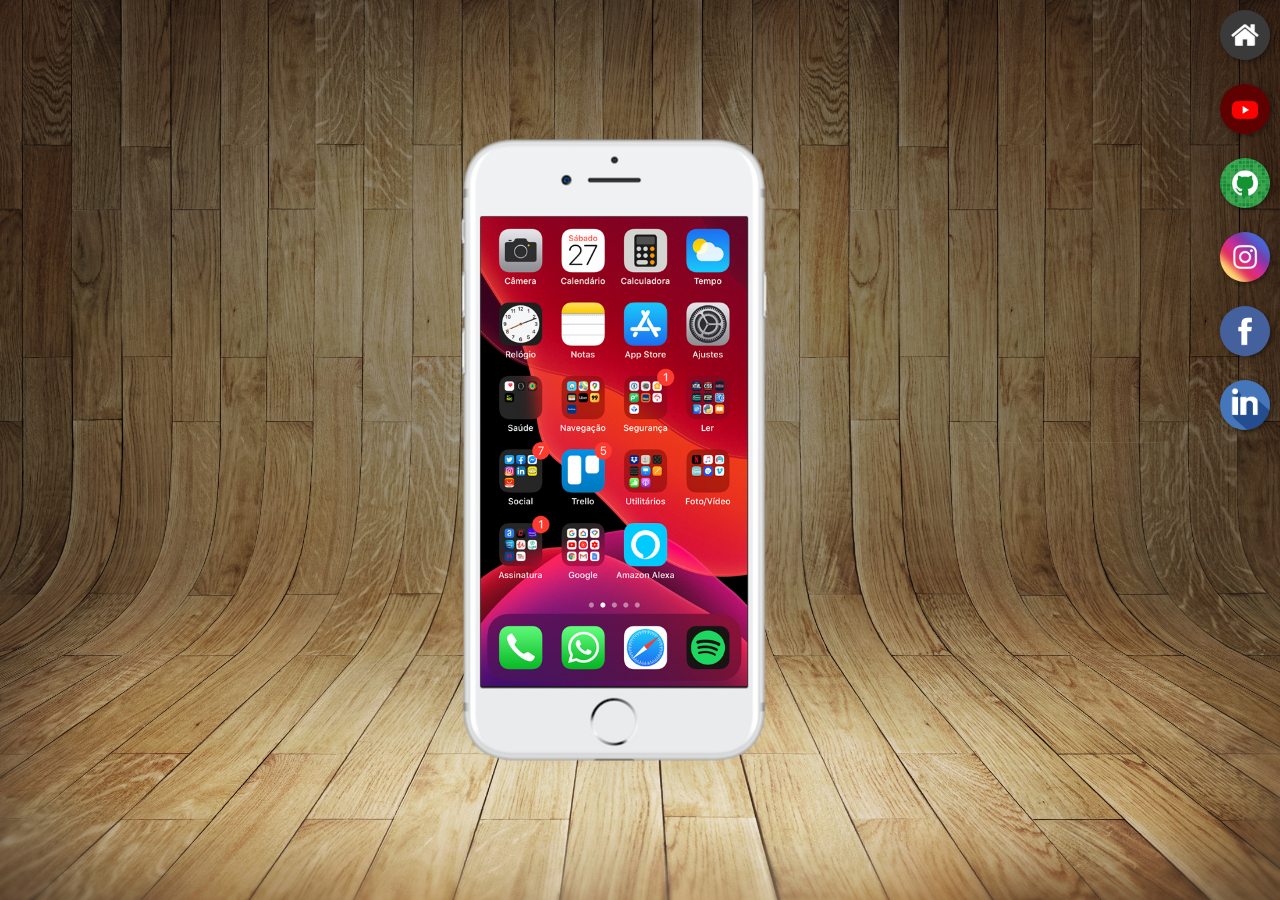
<file: index.html>
<!DOCTYPE html>
<html lang="pt-br">
<head>
    <meta charset="UTF-8">
    <meta name="viewport" content="width=device-width, initial-scale=1.0">
    <link rel="shortcut icon" href="favicon.ico" type="image/x-icon">
    <link rel="stylesheet" href="estilos/style.css">
    <title>Projetos Redes Sociais</title>
</head>
<body>
    <main>
        <section id="telefone">
            <iframe src="home.html" name="tela" id="tela" frameborder="0"></iframe>
         
        </section>

        <section id="redes-sociais">
            <a href="home.html" target="tela"><img src="imagens/logo-home.jpg" alt="Home"></a><br>

            <a href="youtube.html" target="tela"><img src="imagens/logo-youtube.jpg" alt="Youtube"></a><br>

            <a href="github.html" target="tela"><img src="imagens/logo-github.jpg" alt="Github"></a><br>
            
            <a href="instagram.html" target="tela"><img src="imagens/logo-instagram.jpg" alt="Instagram"></a><br>
</a>
            <a href="facebook.html" target="tela"><img src="imagens/logo-facebook.jpg" alt="Facebook"></a><br>

            <a href="linkedin.html" target="tela"><img src="imagens/logo-linkedin.png" alt="Linkedin"></a><br>
          
        </section>
    </main>
    
</body>
</html>
</file>
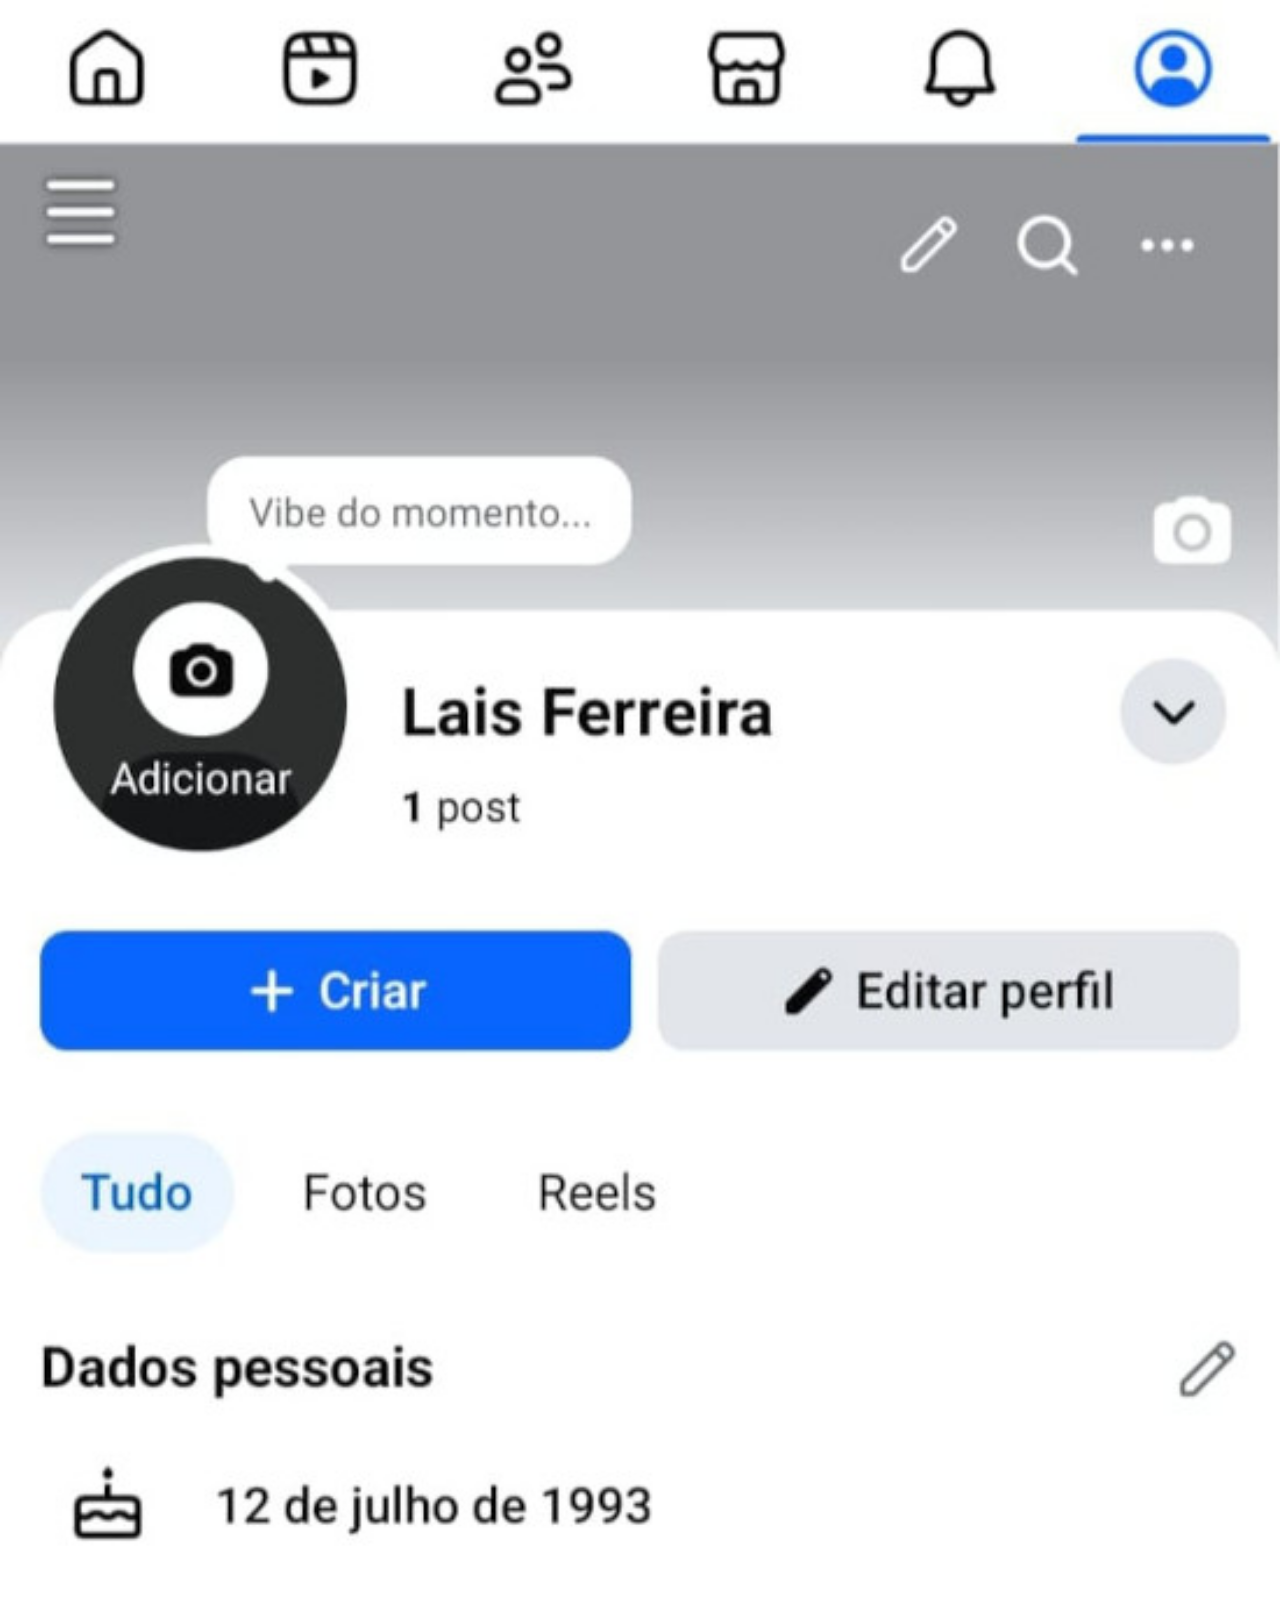
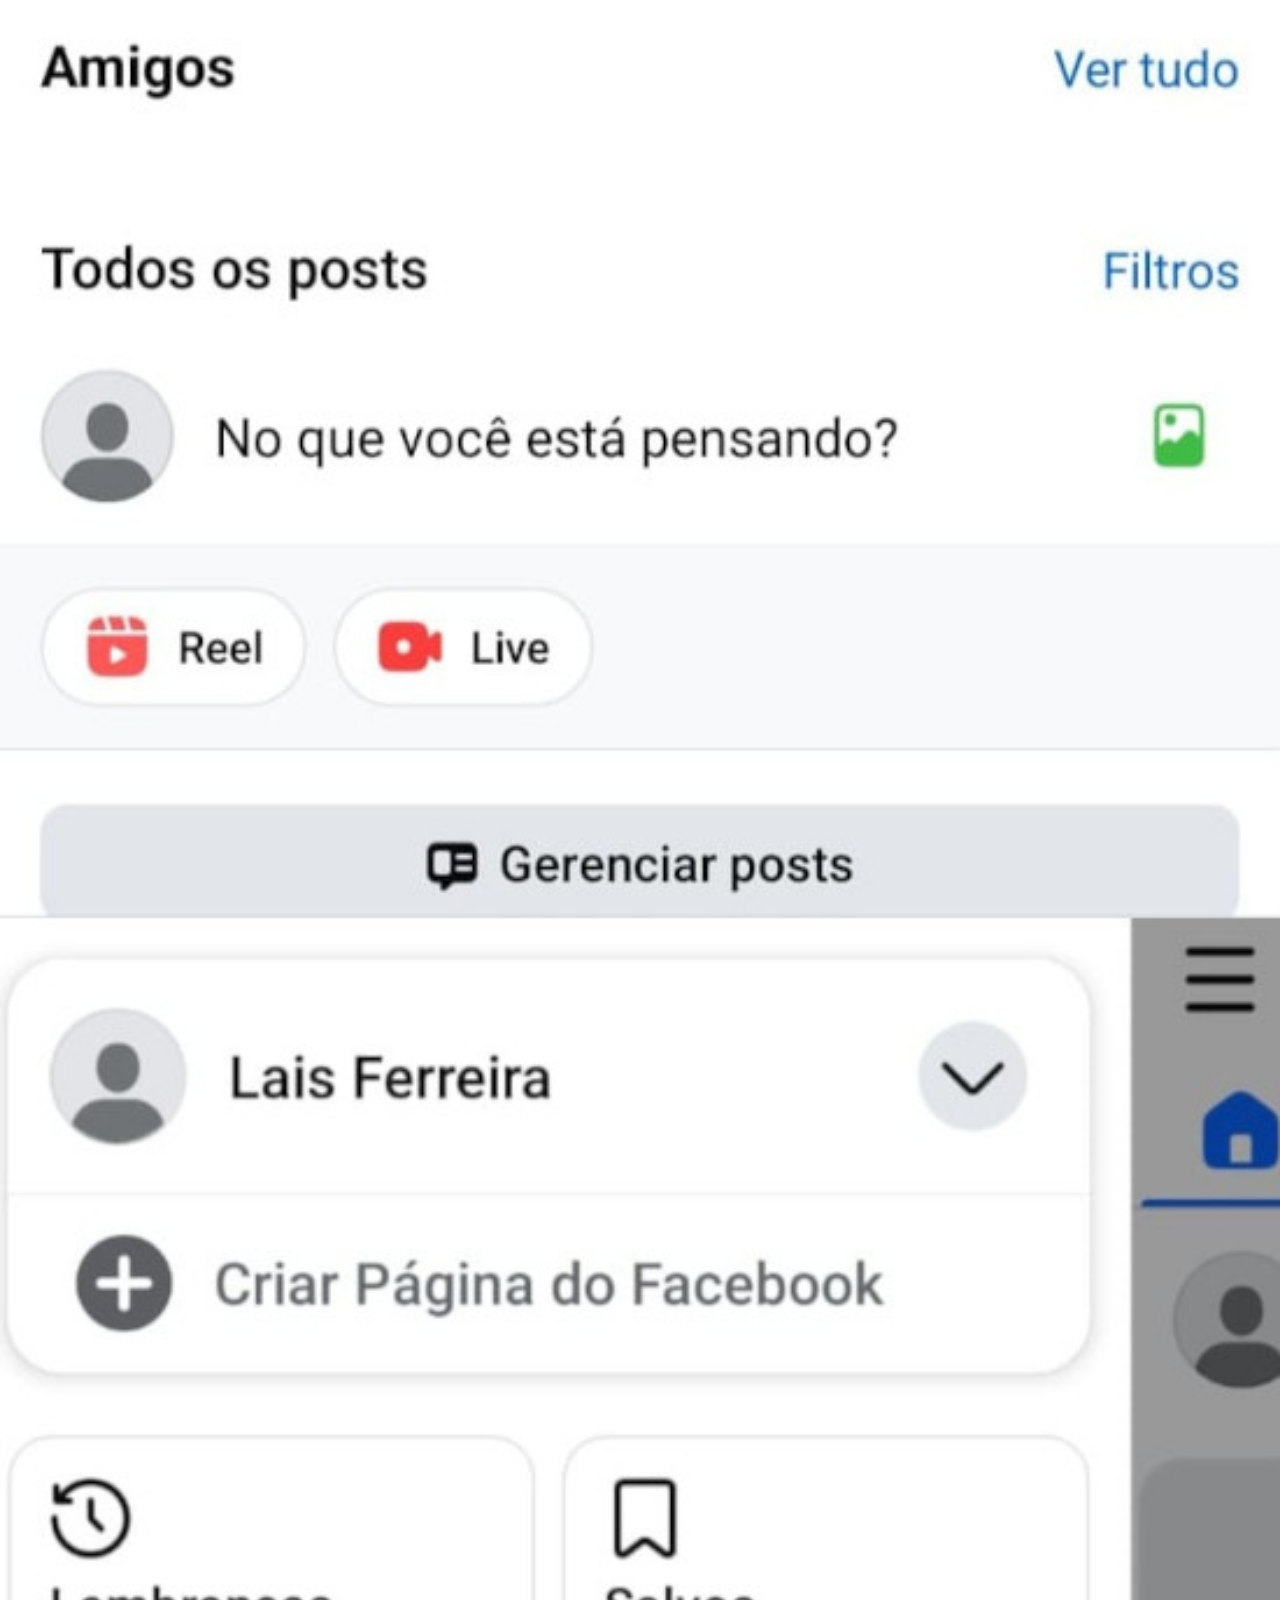
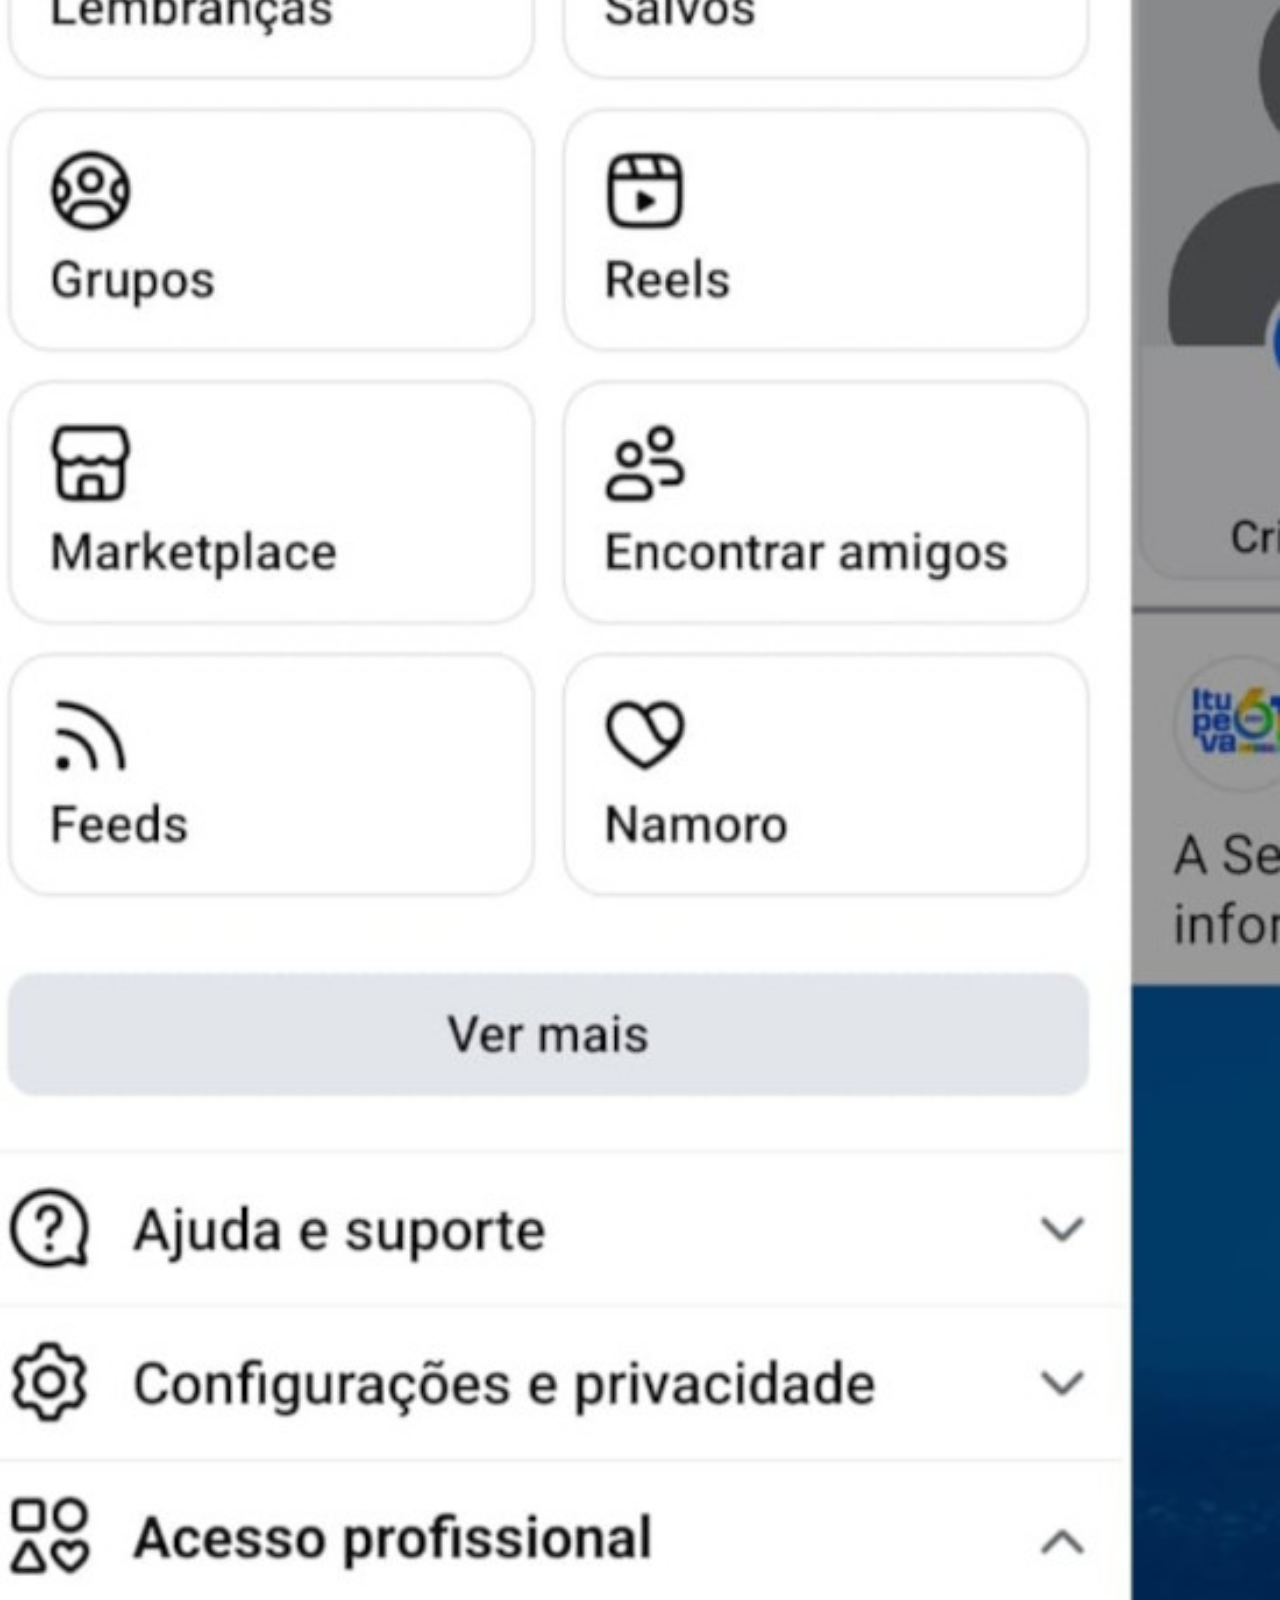
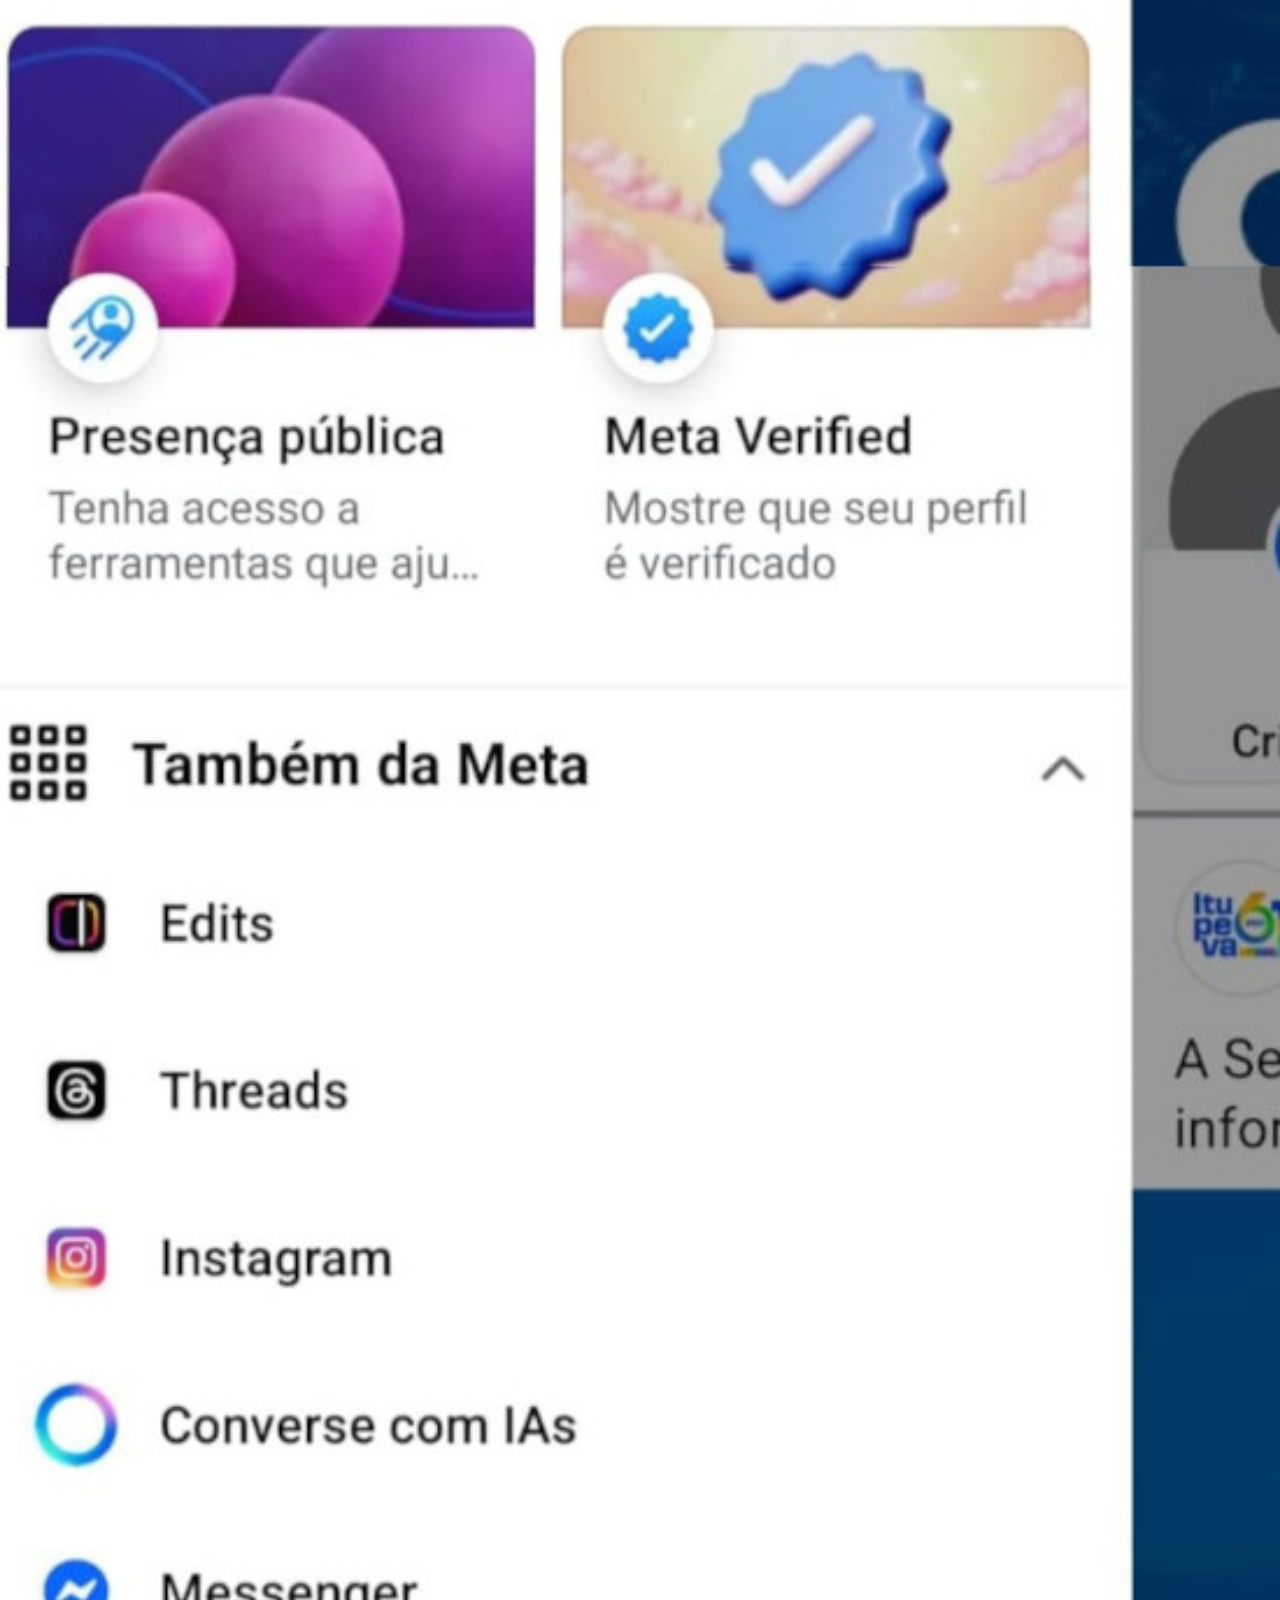
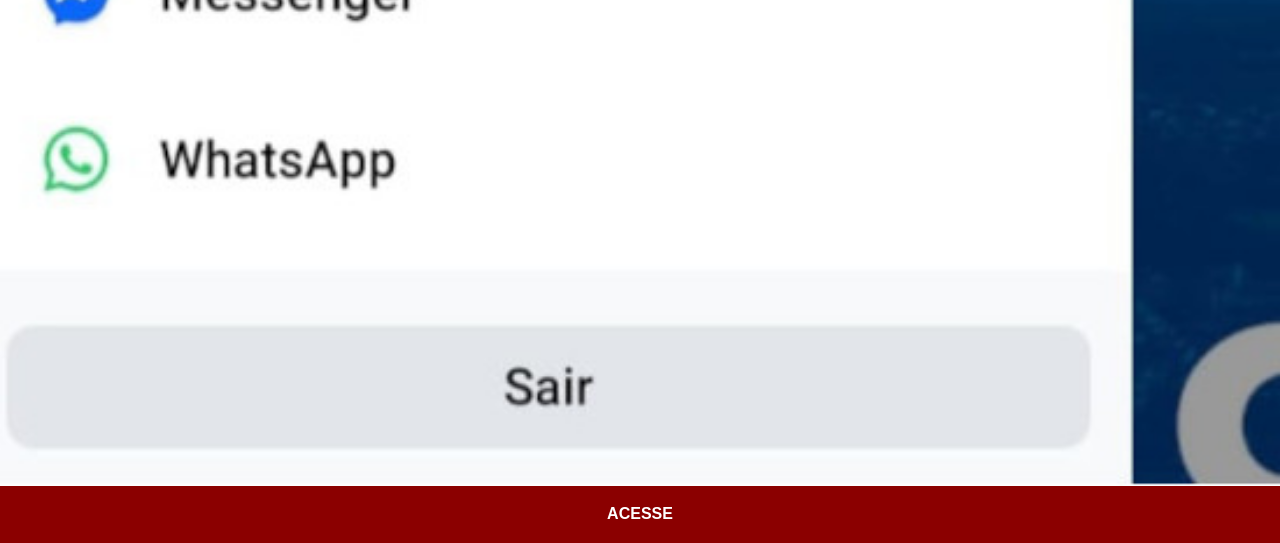
<file: facebook.html>
<!DOCTYPE html>
<html lang="pt-br">
<head>
    <meta charset="UTF-8">
    <meta name="viewport" content="width=device-width, initial-scale=1.0">
    <title>Facebook</title>
    <link rel="stylesheet" href="estilos/social.css">
</head>
<body>
    <img src="imagens/tela-facebok-lais.jpg" alt="Facebook">
    <a href="https://www.facebook.com/lais.ferreira.637560?rdid=MnCzOfsJ5XdXARLX&share_url=https%3A%2F%2Fwww.facebook.com%2Fshare%2F1FwnsKgaJ2%2F#" target="_blank">ACESSE</a>
</body>
</html>
</file>
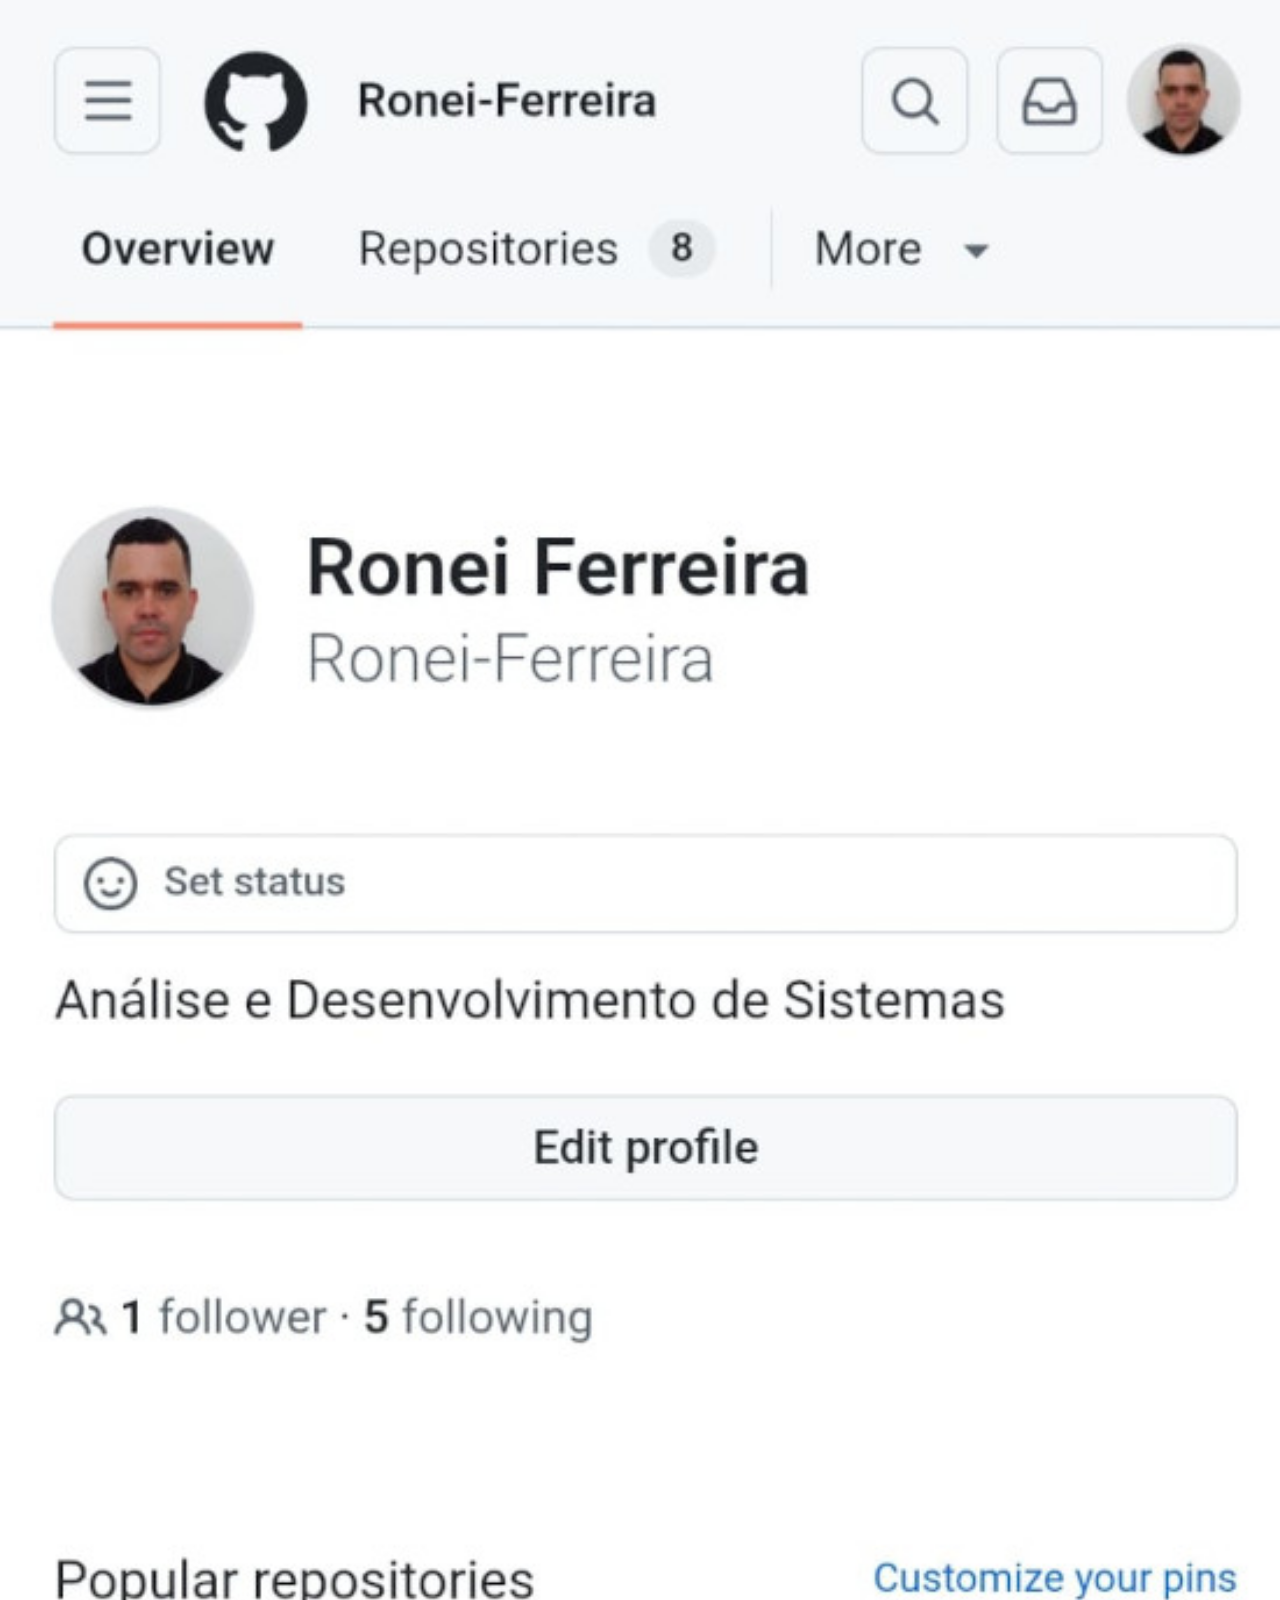
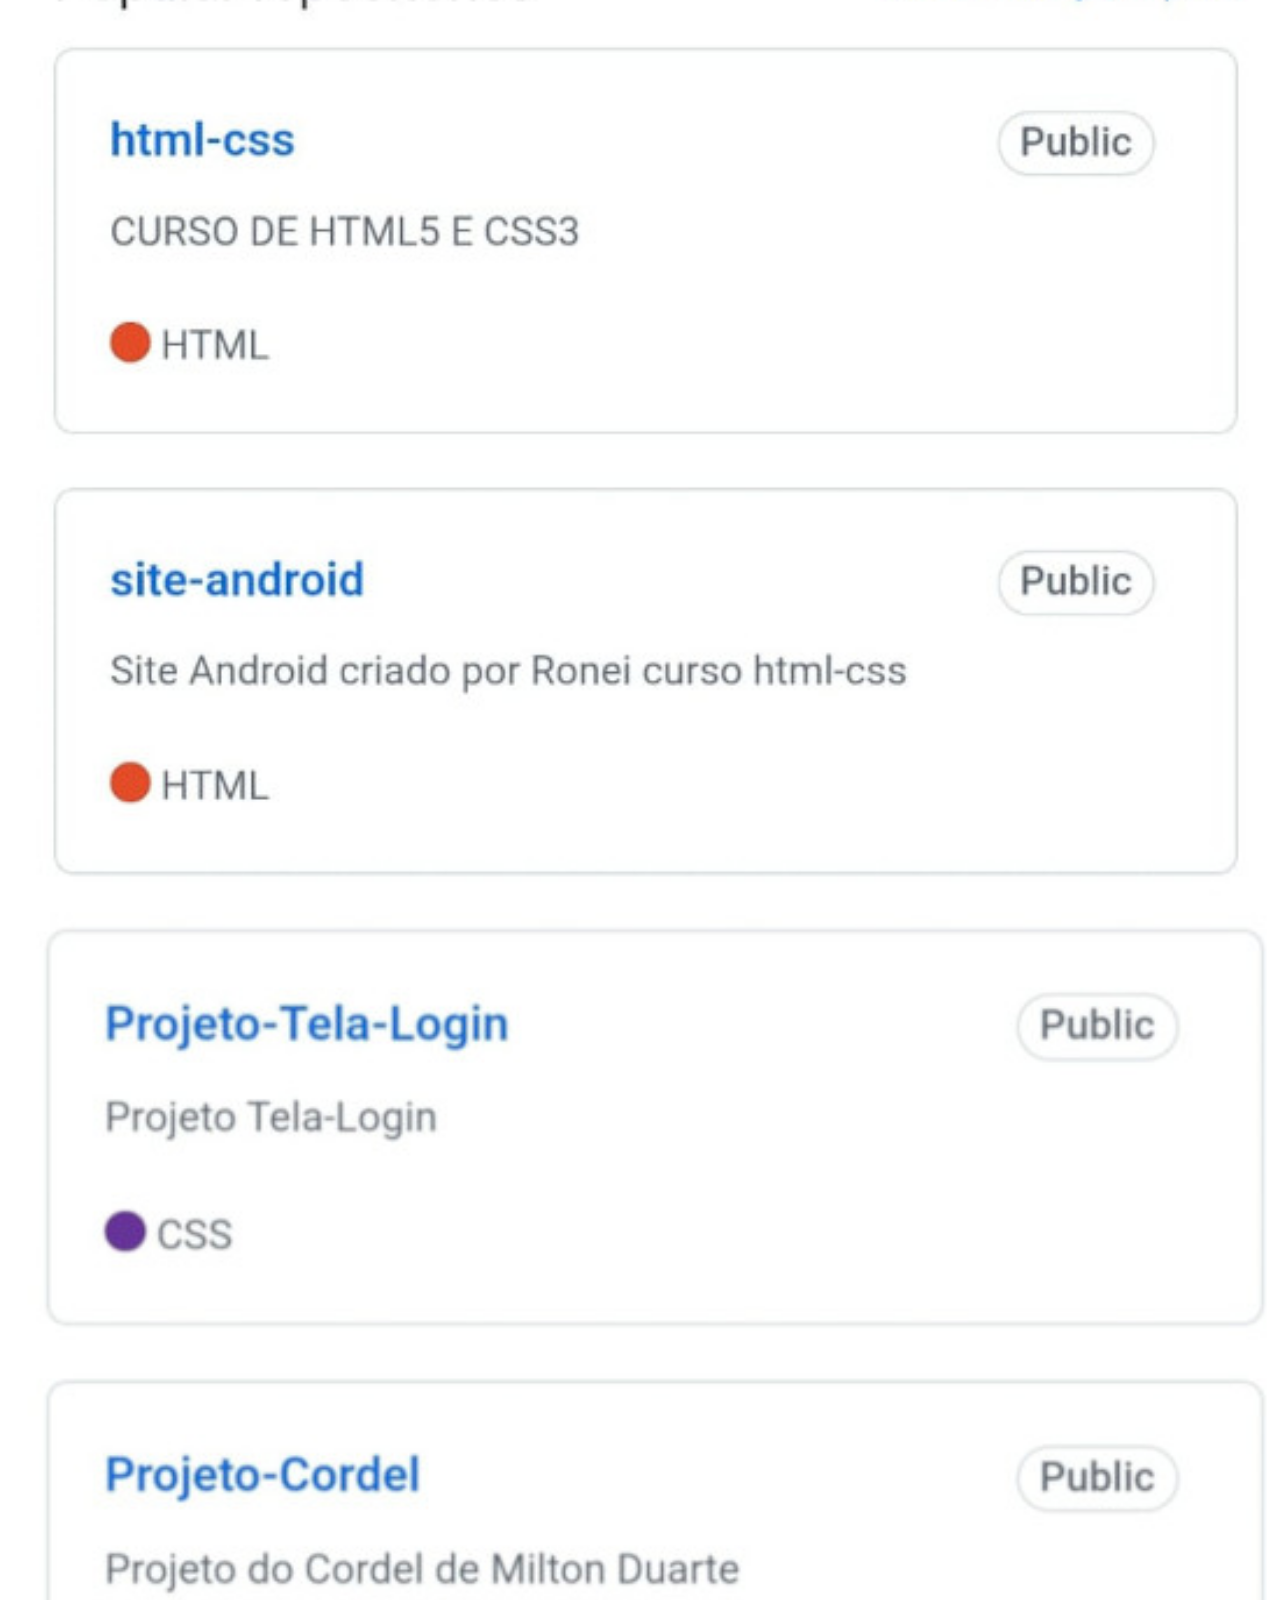
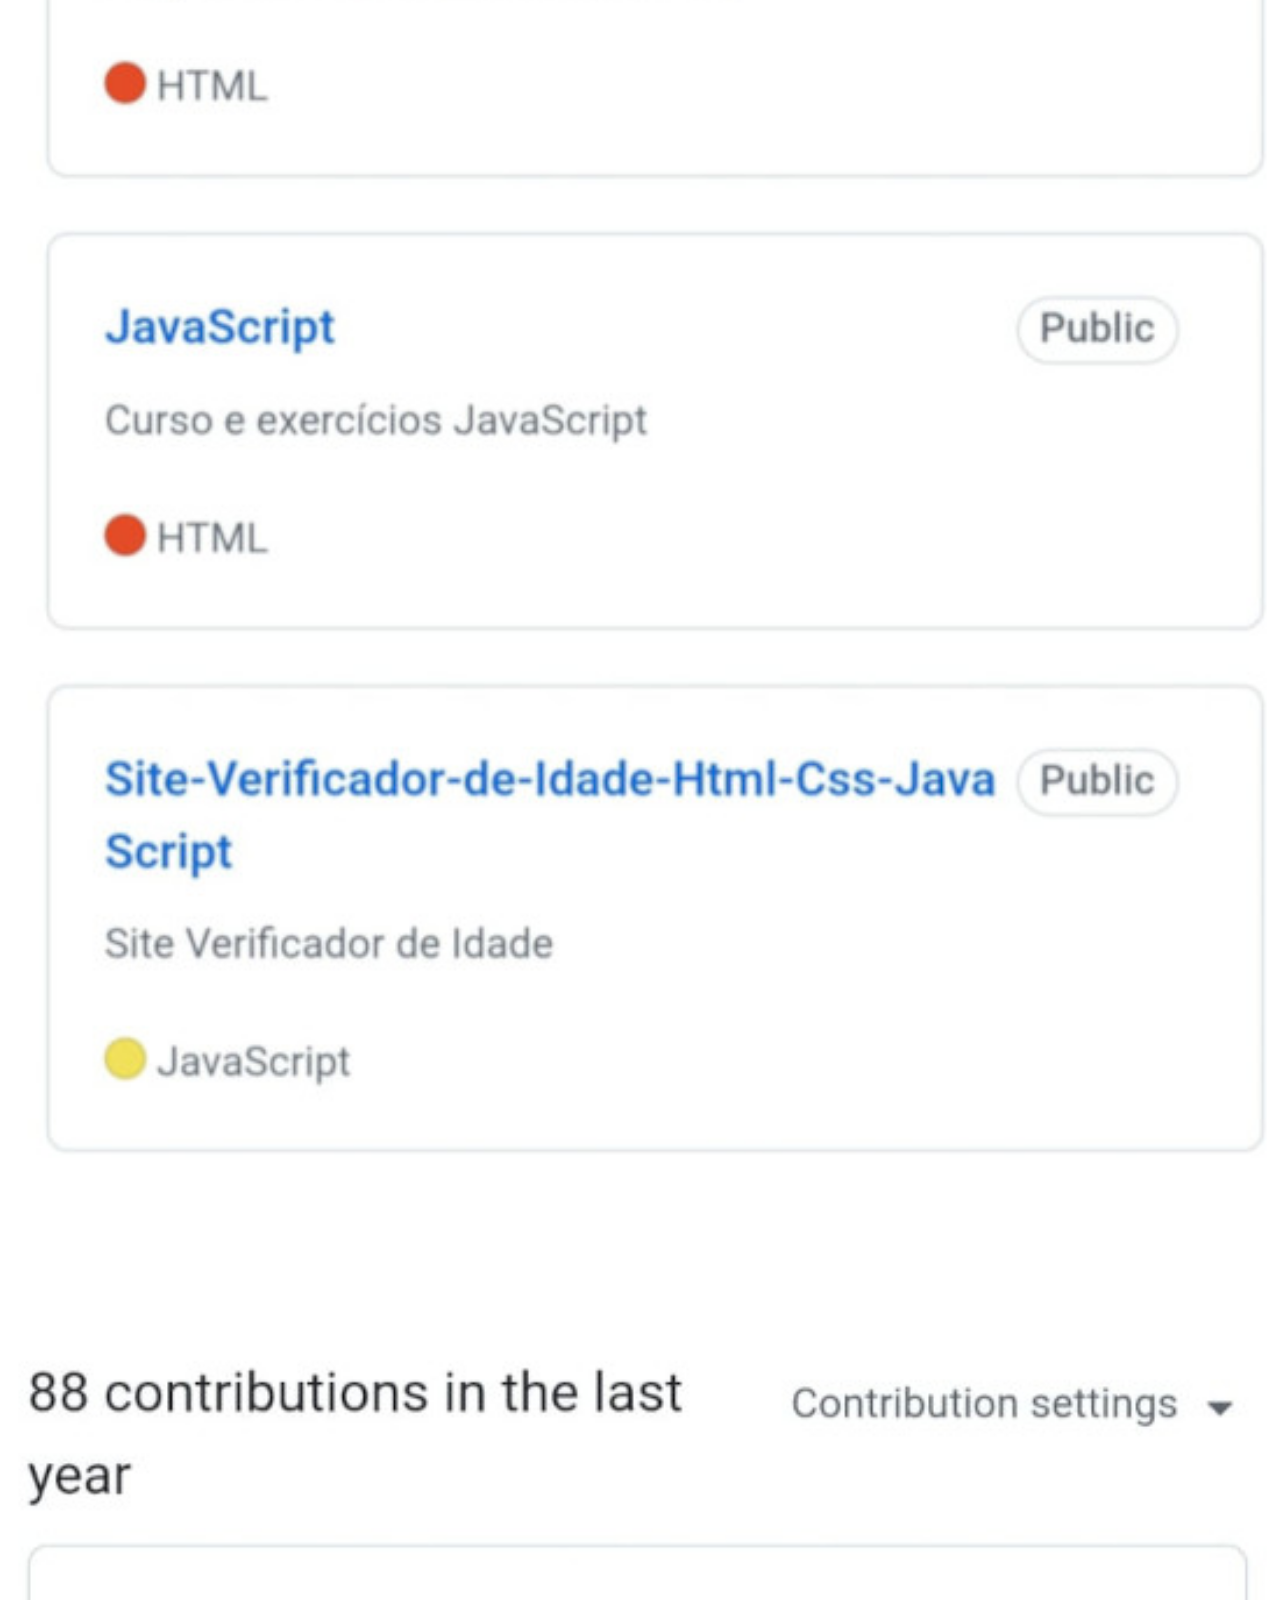
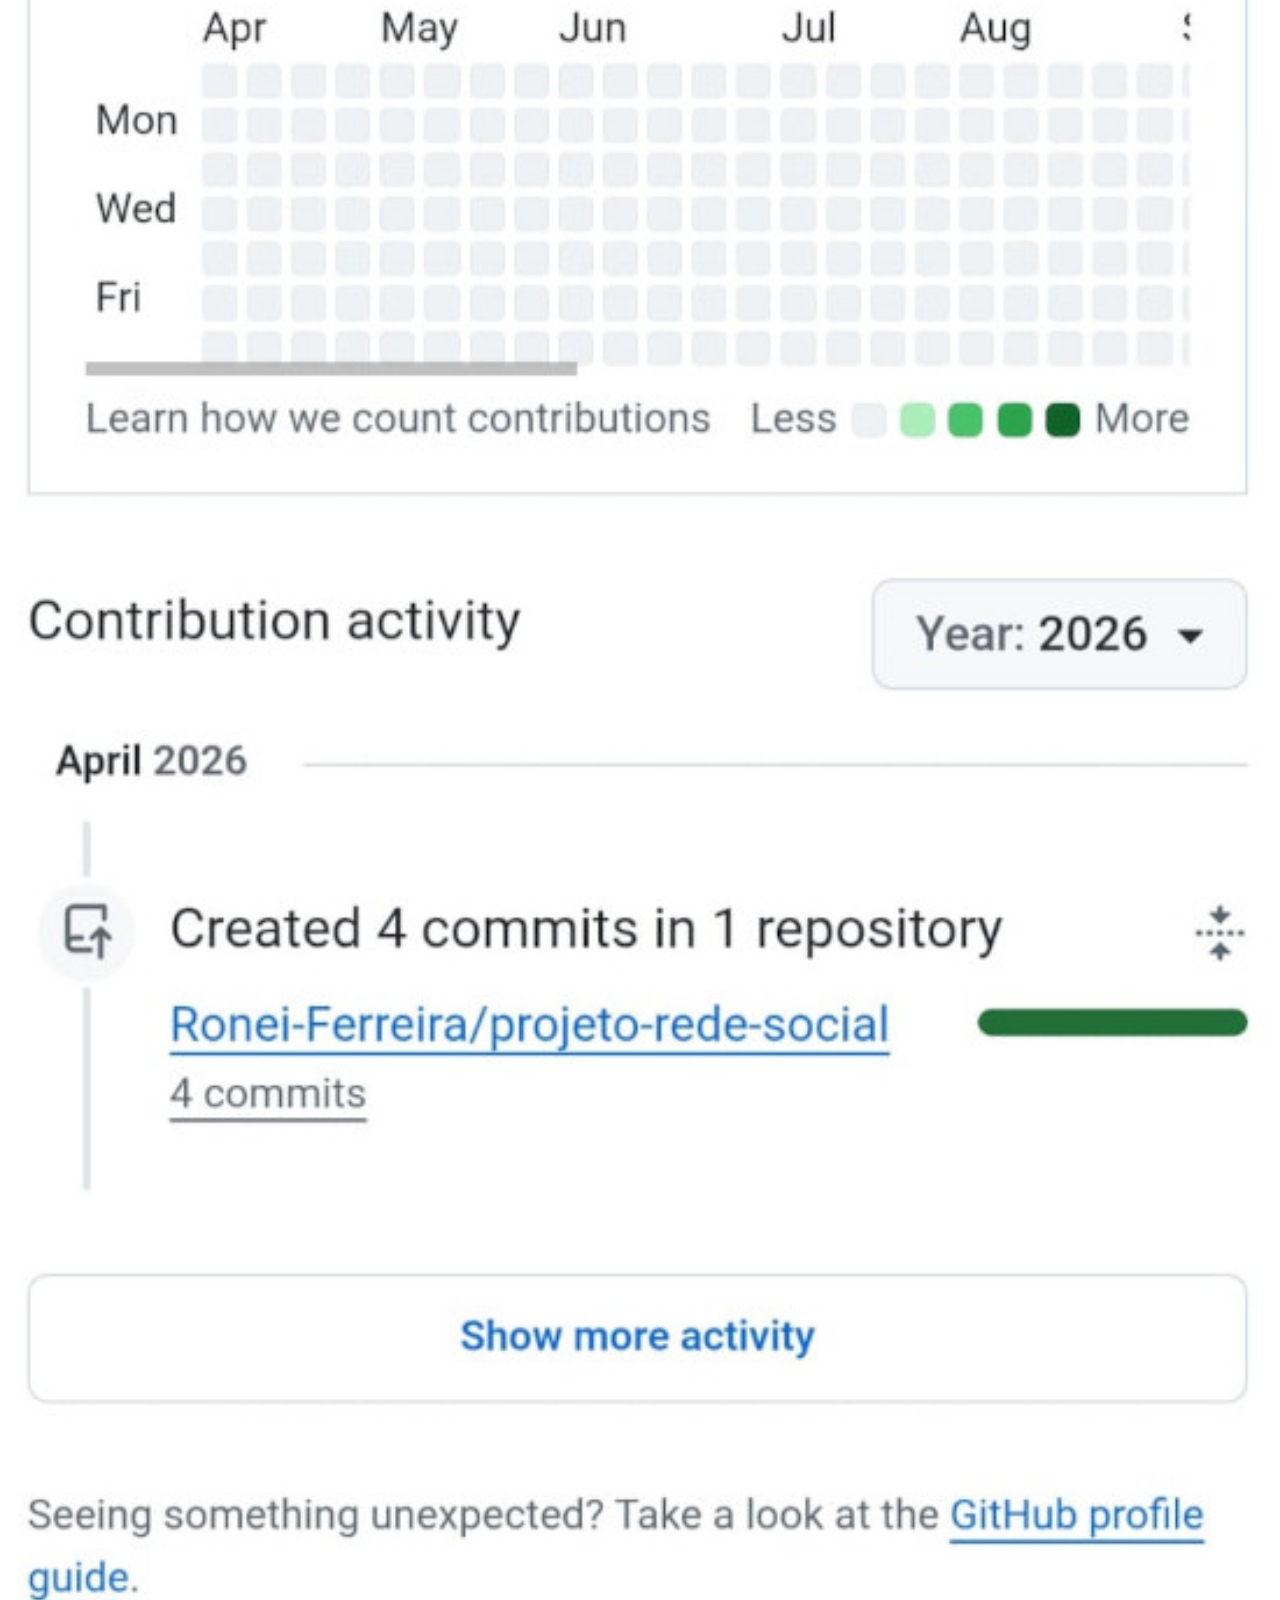
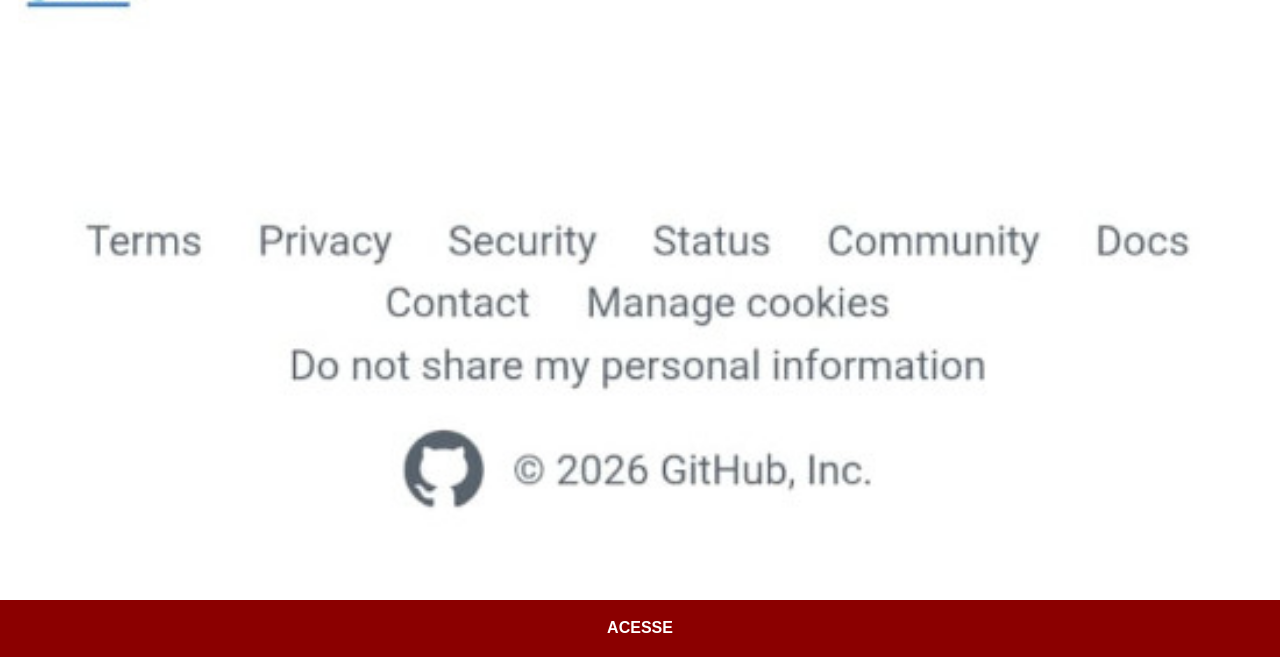
<file: github.html>
<!DOCTYPE html>
<html lang="pt-br">
<head>
    <meta charset="UTF-8">
    <meta name="viewport" content="width=device-width, initial-scale=1.0">
    <title>Github</title>
    <link rel="stylesheet" href="estilos/social.css">
</head>
<body>
    <img src="imagens/tela-github-ronei.jpg" alt="Github">
    <a href="https://github.com/Ronei-Ferreira?tab=repositories" target="_blank">ACESSE</a>
    
</body>
</html>
</file>
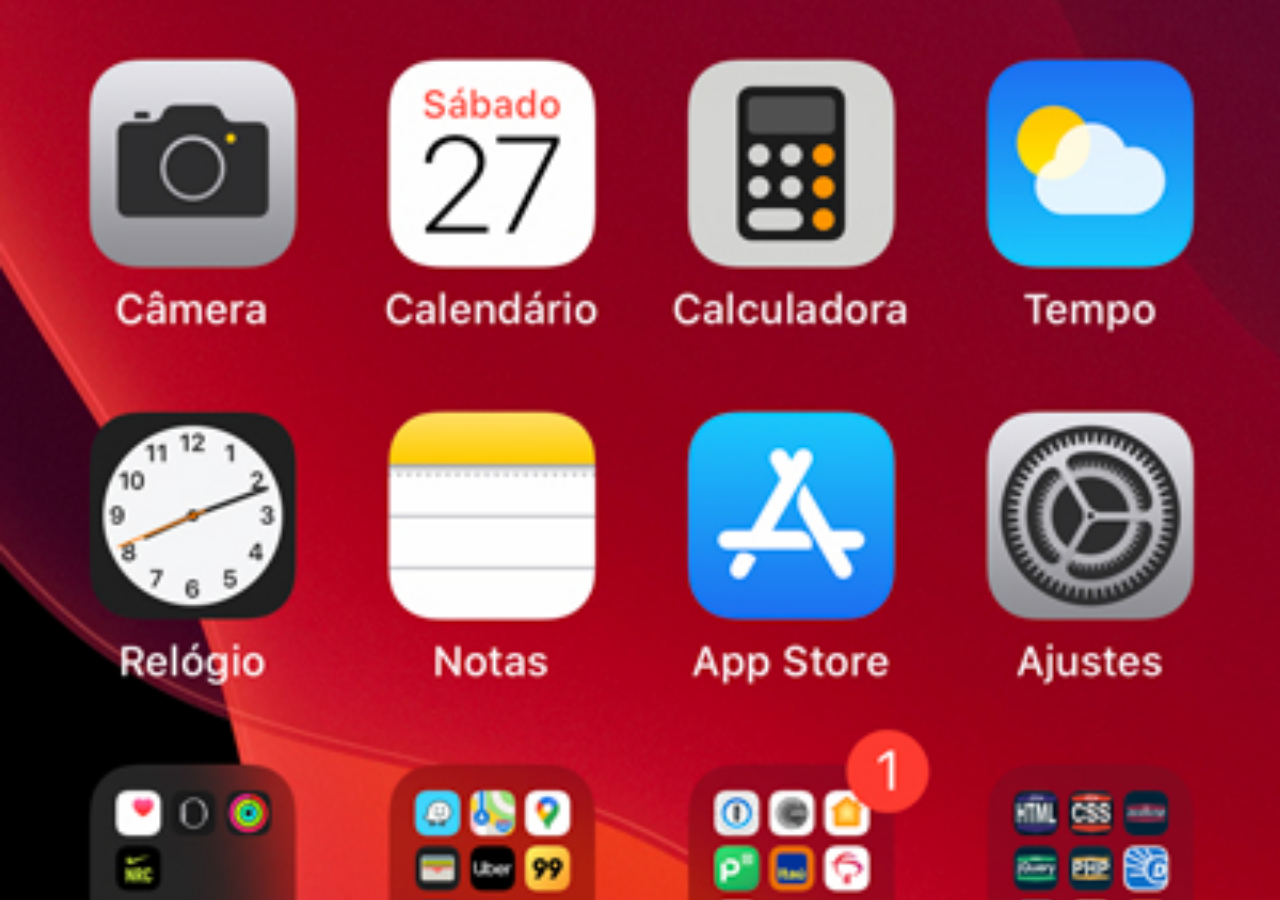
<file: home.html>
<!DOCTYPE html>
<html lang="pt-br">
<head>
    <meta charset="UTF-8">
    <meta name="viewport" content="width=device-width, initial-scale=1.0">
    <title>Home</title>
</head>
<style>
    * {
        margin: 0px;
        padding: 0px;
    }

    body {
        width: 100vw;
        height: 100vh;
        background: black url('imagens/tela-home.jpg') no-repeat top center;
        background-size: cover;
    }
</style>
<body>
    
</body>
</html>
</file>
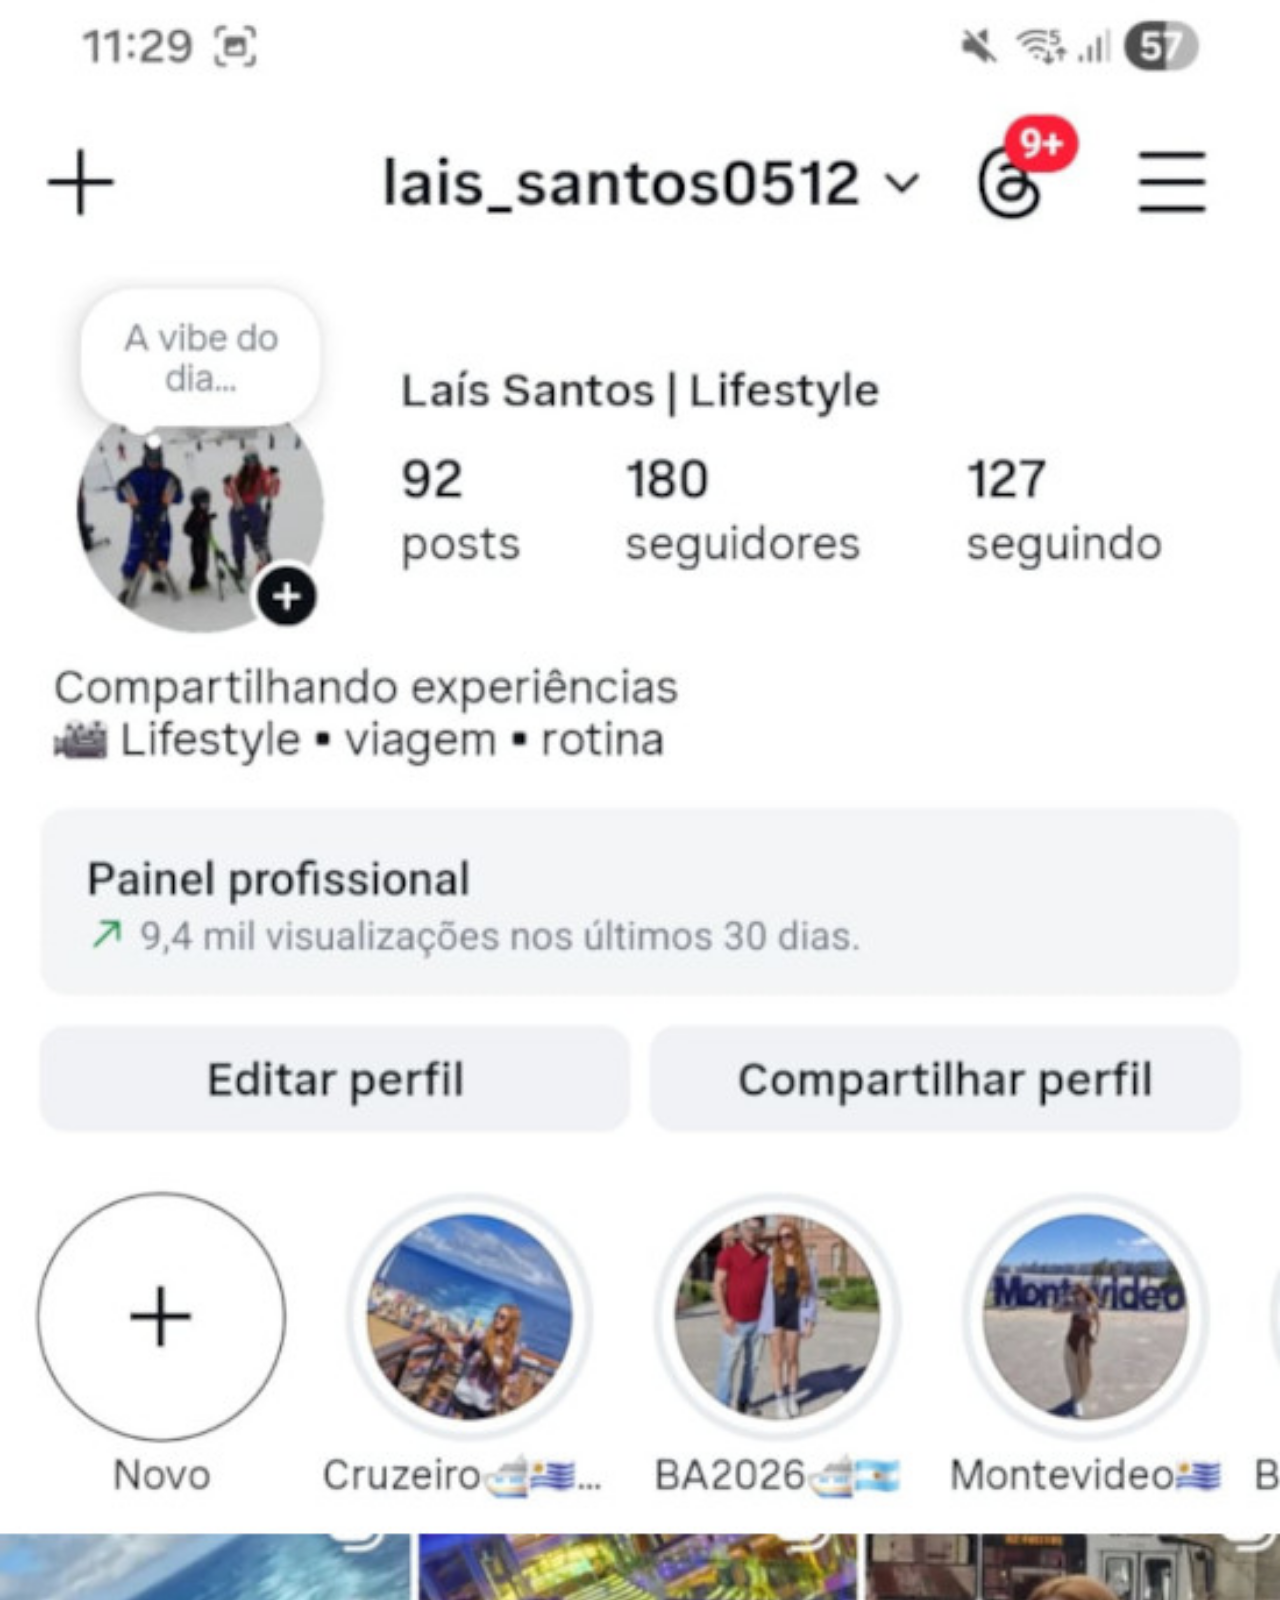
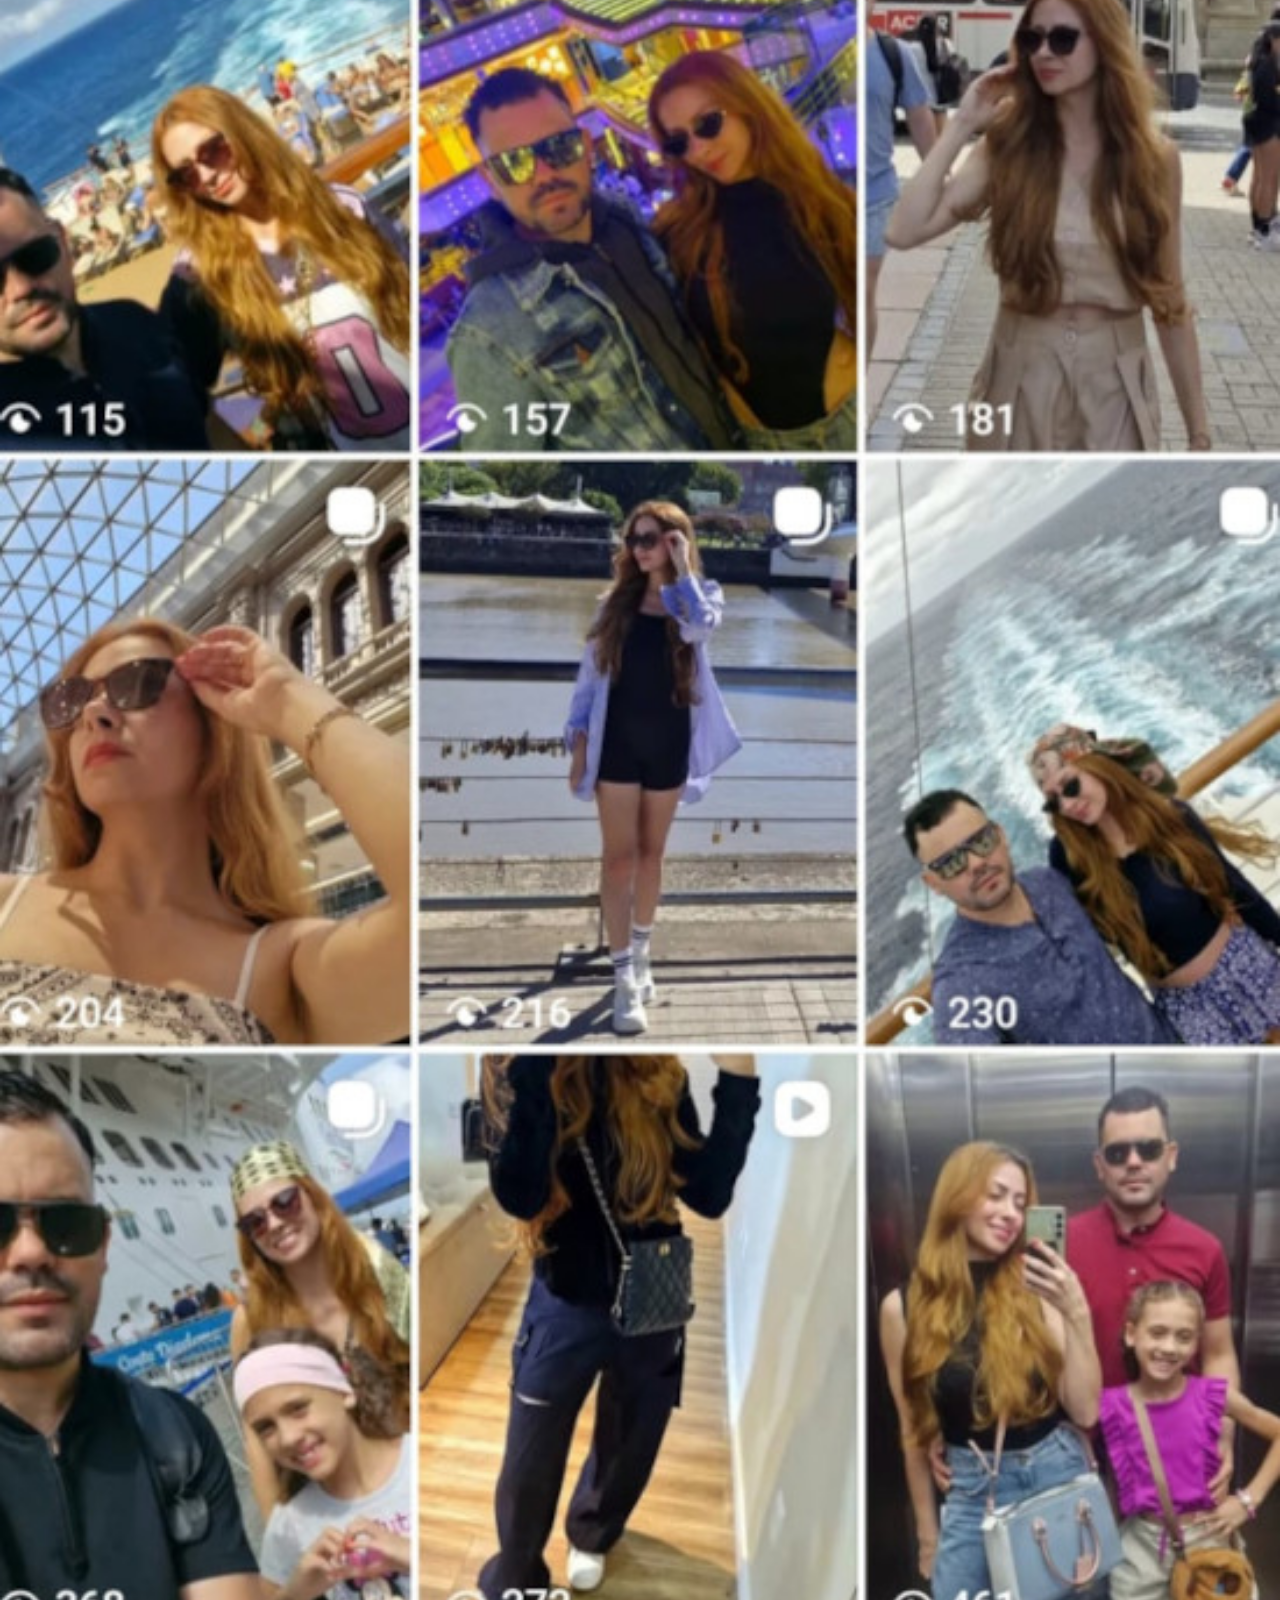
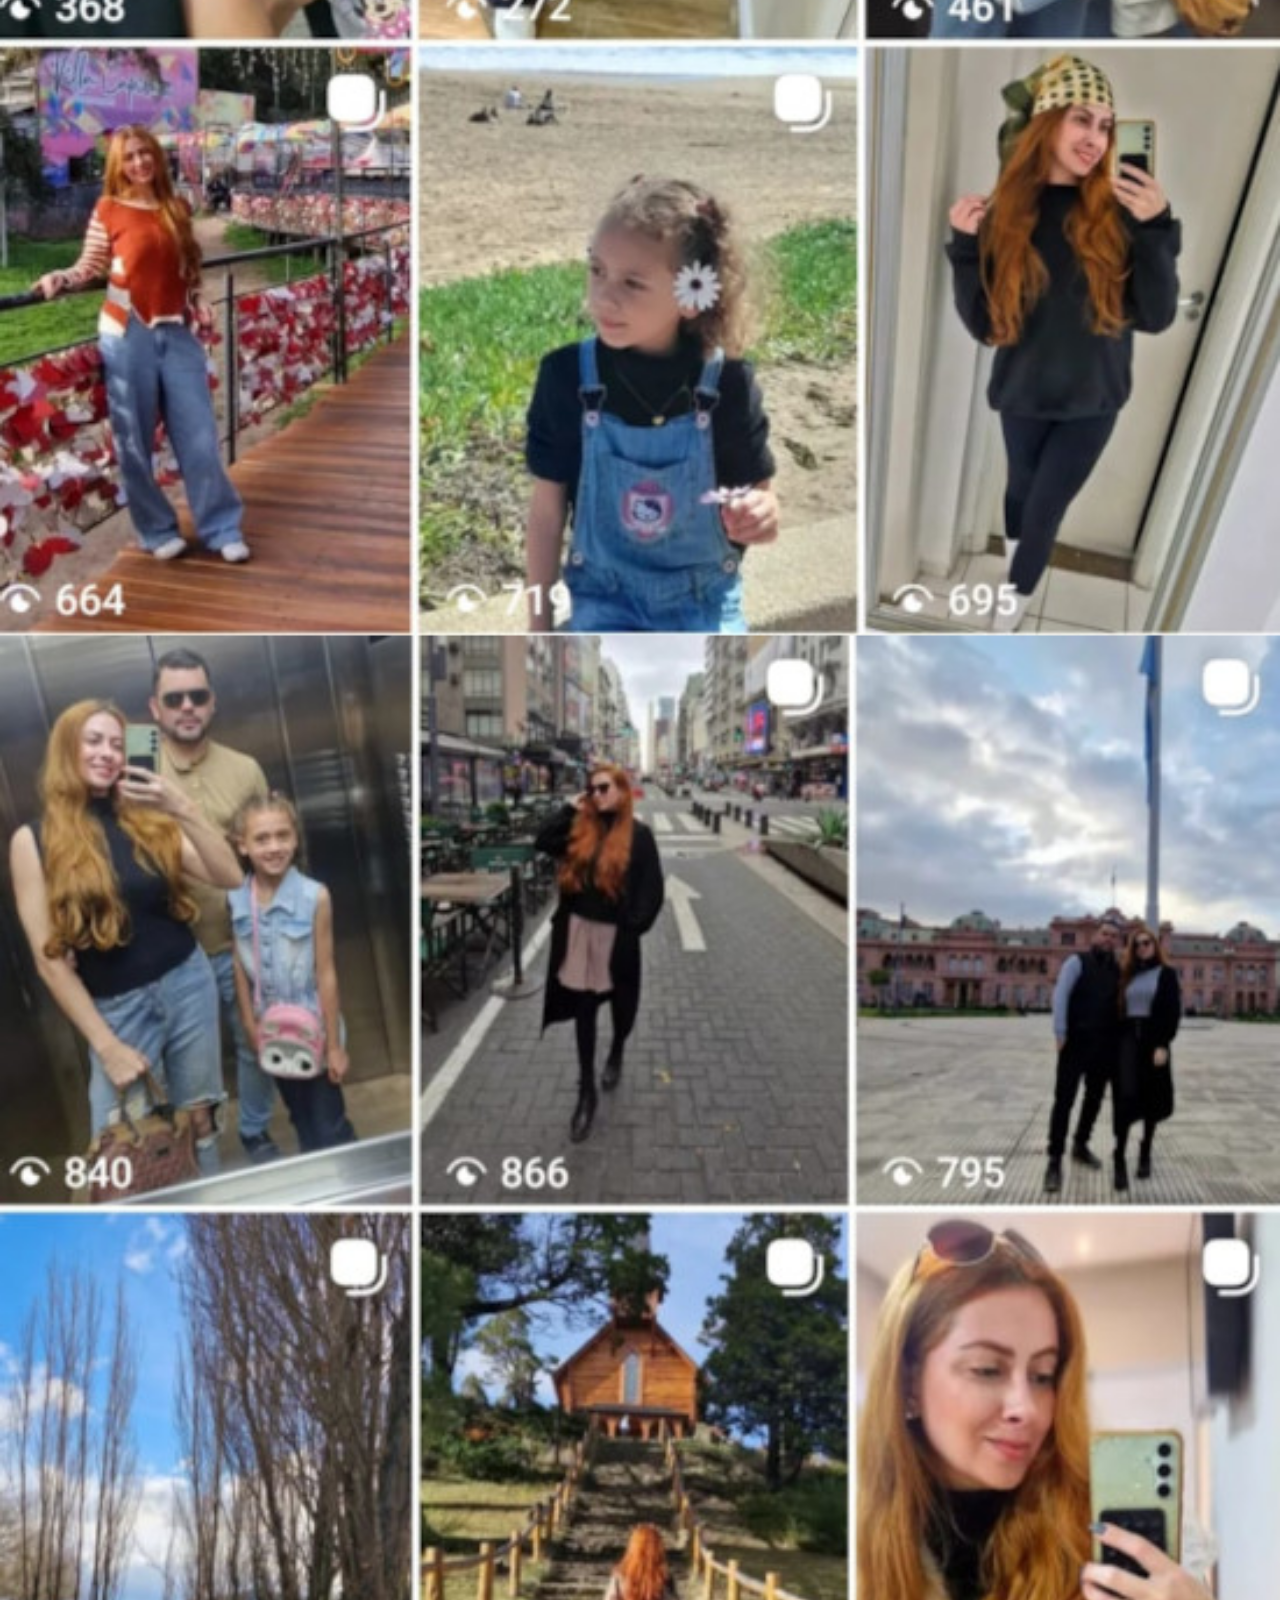
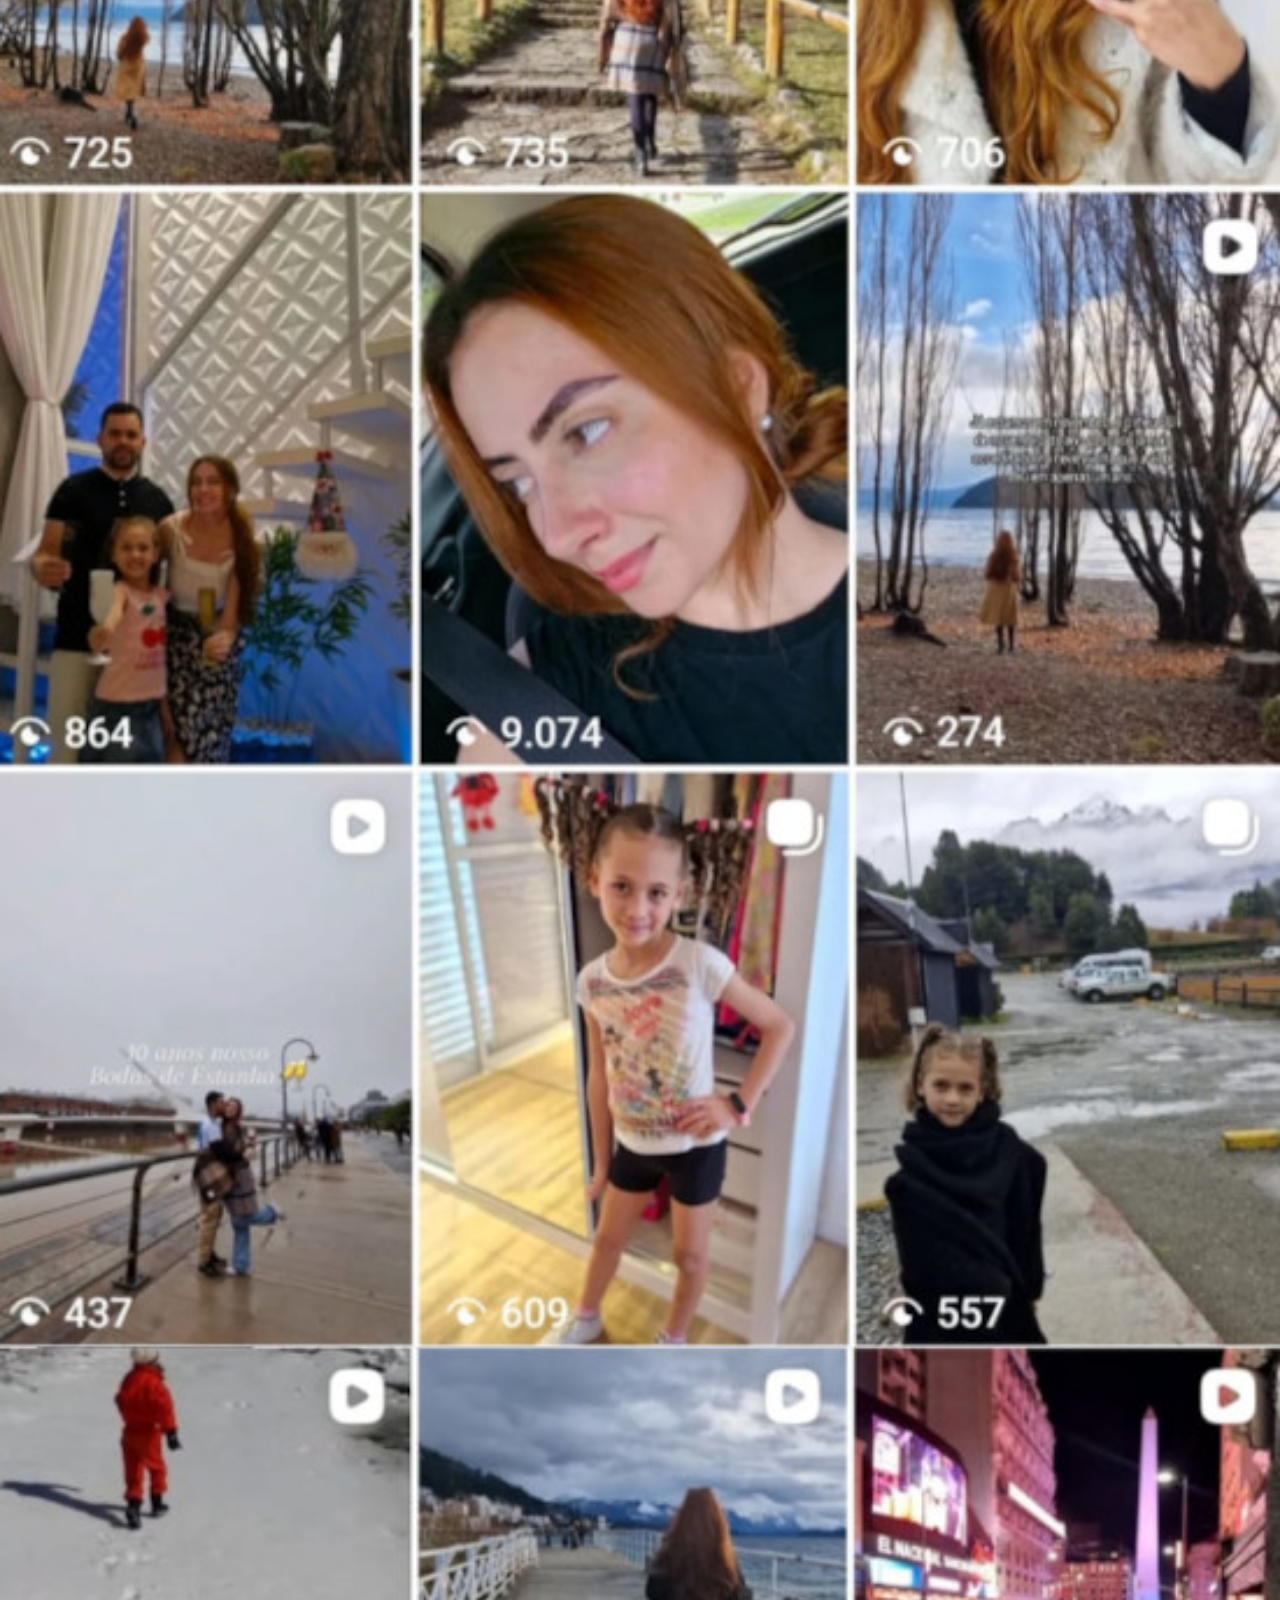
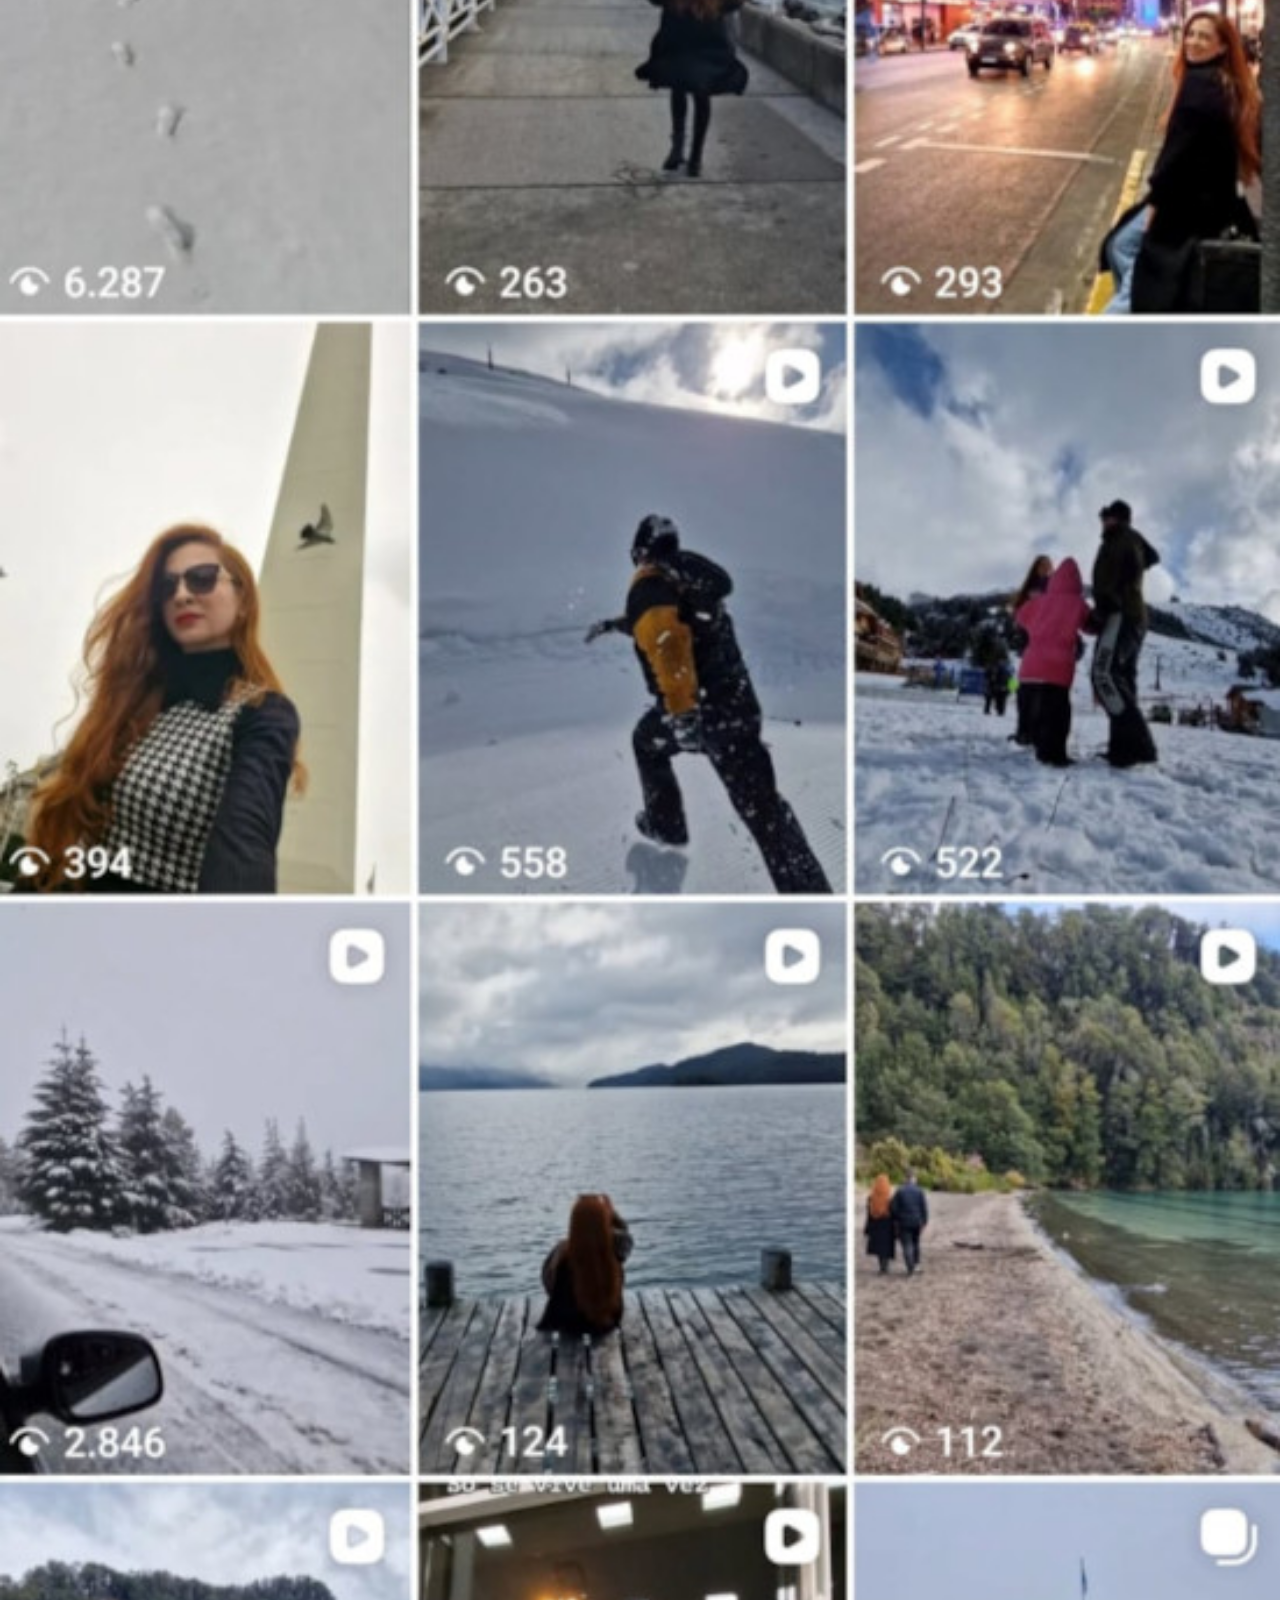
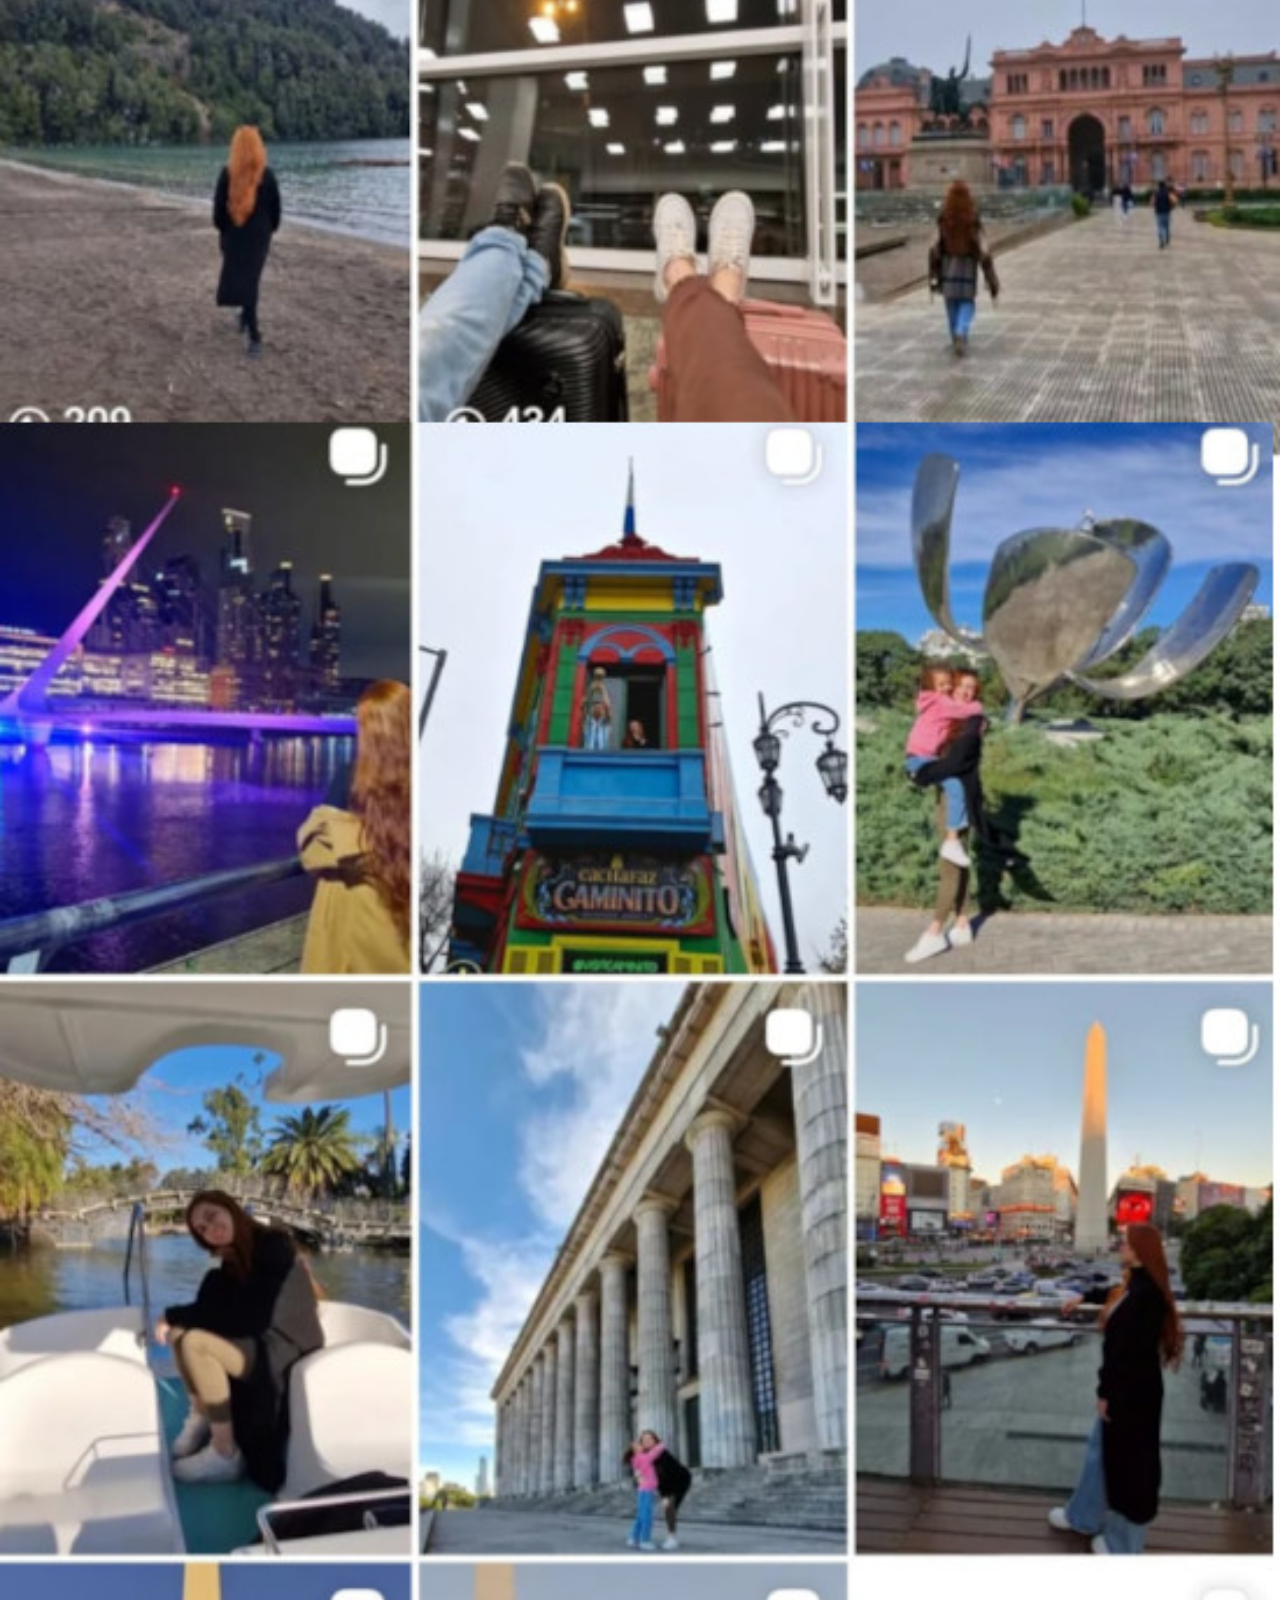
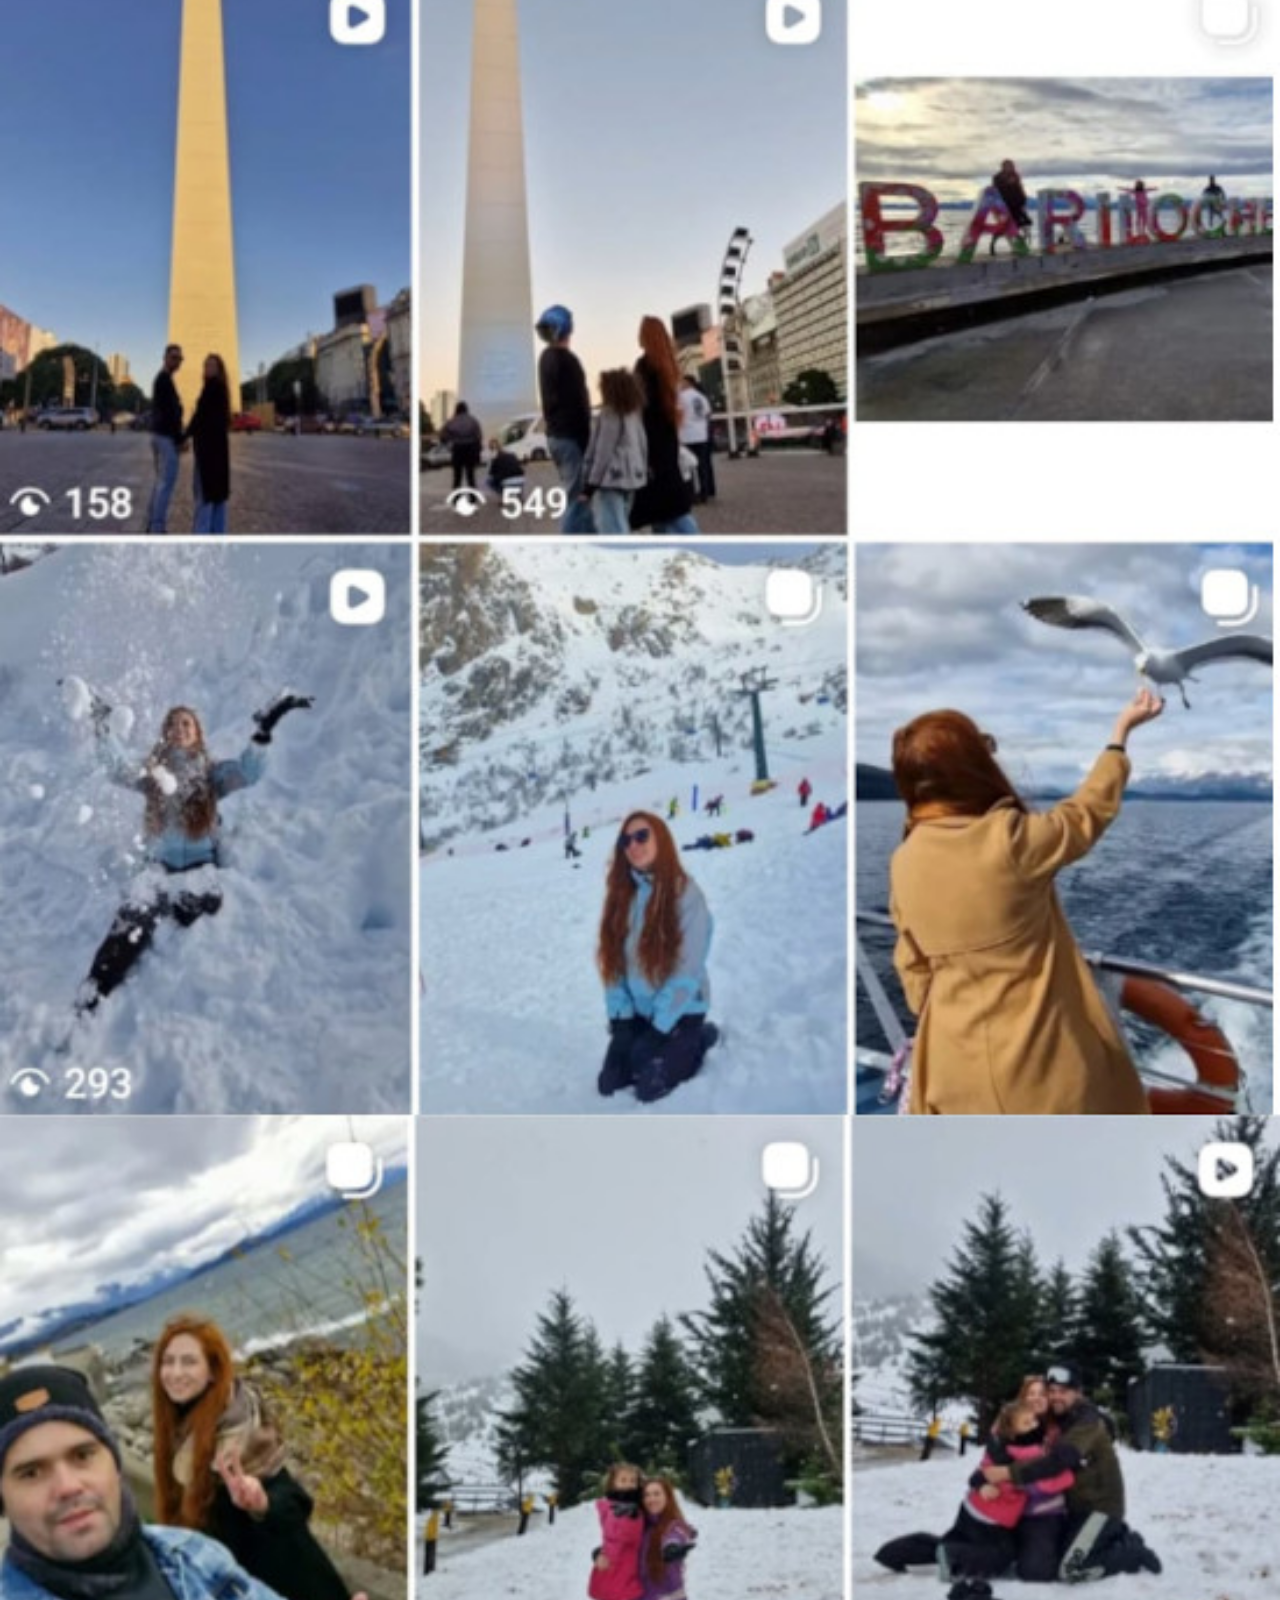
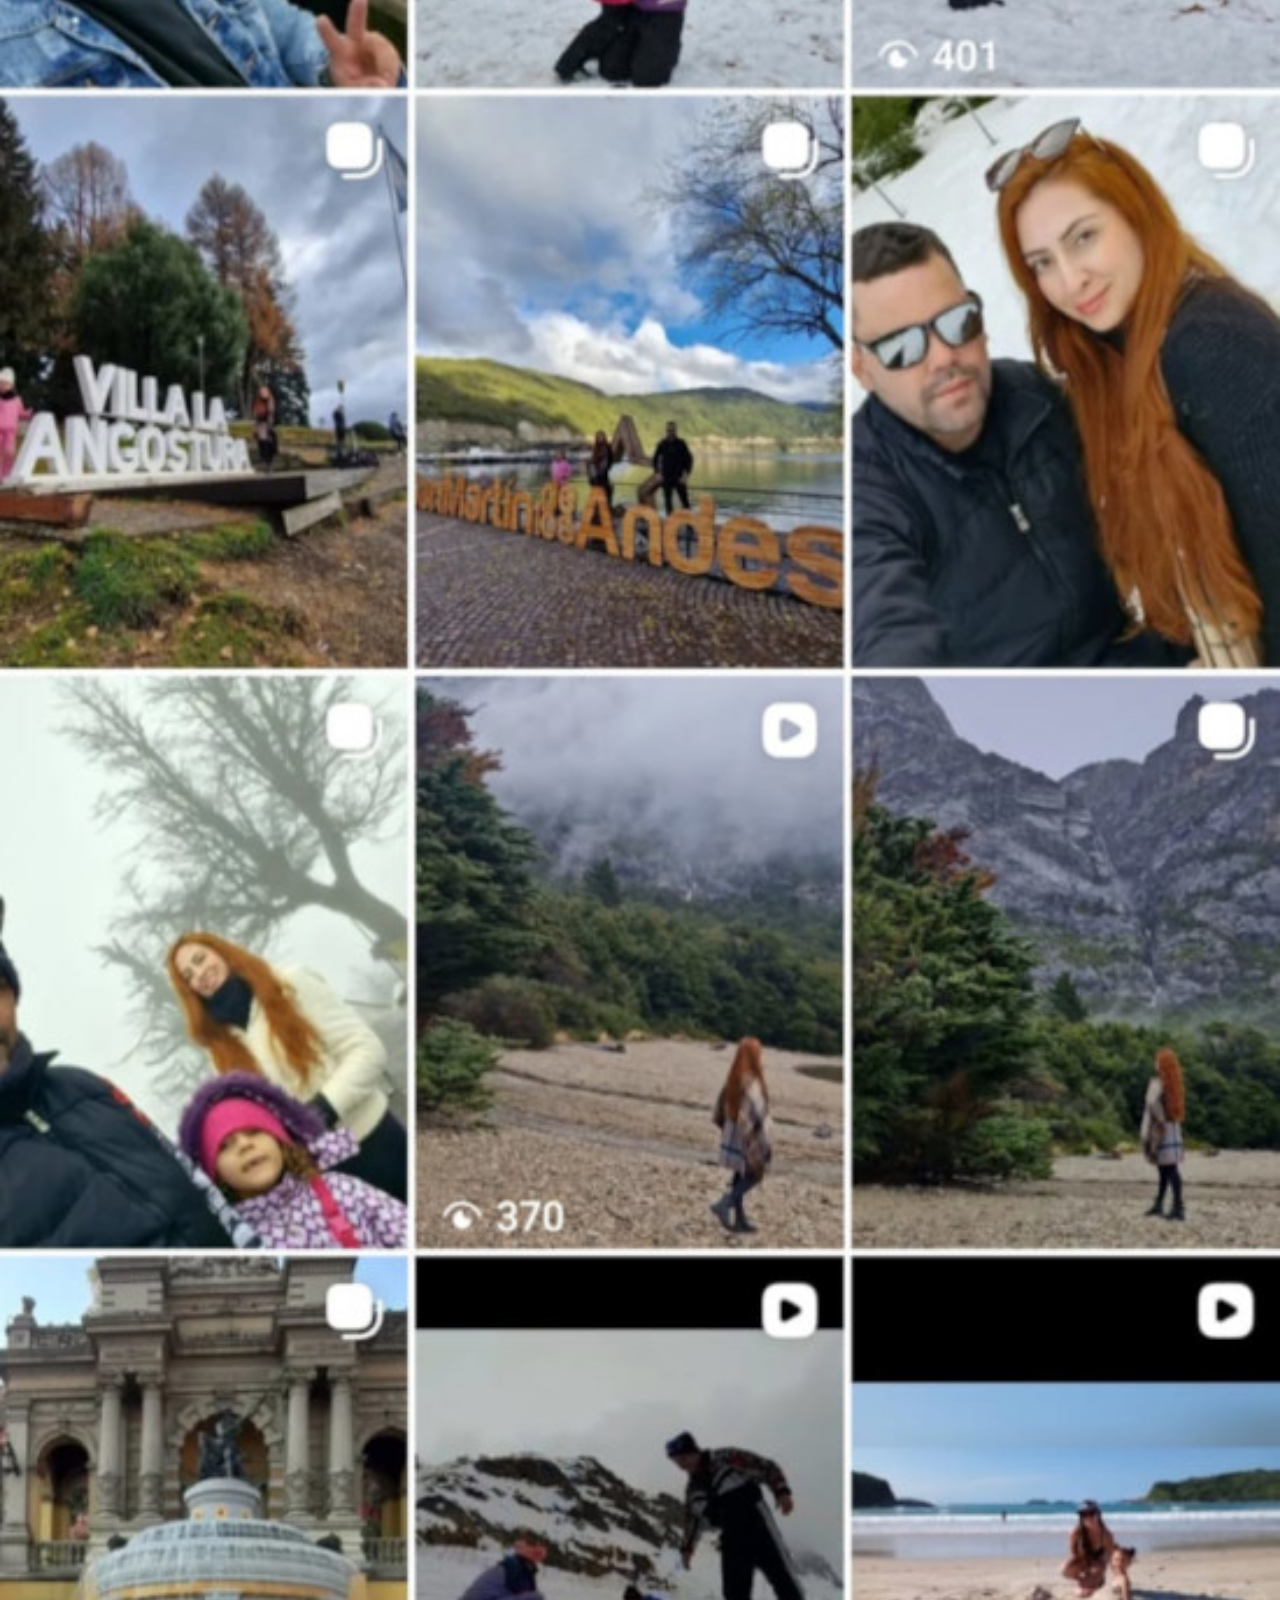
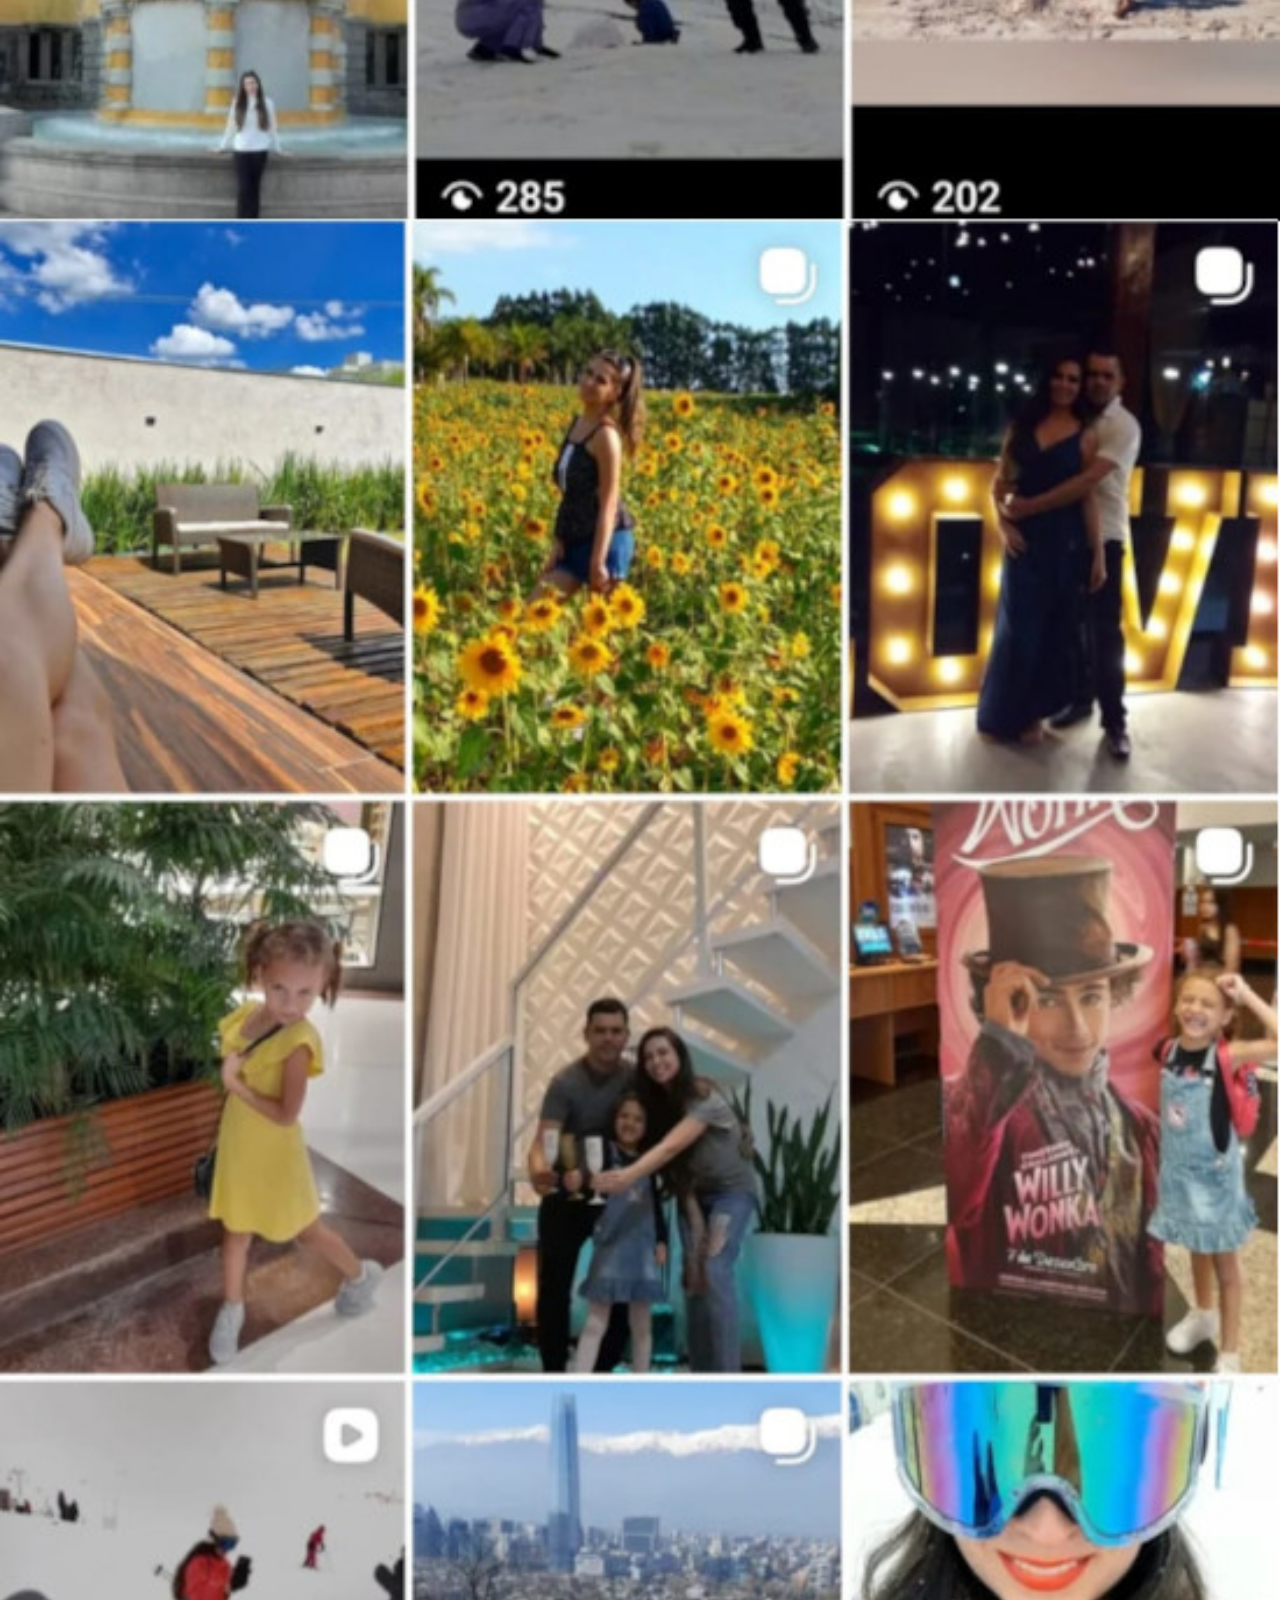
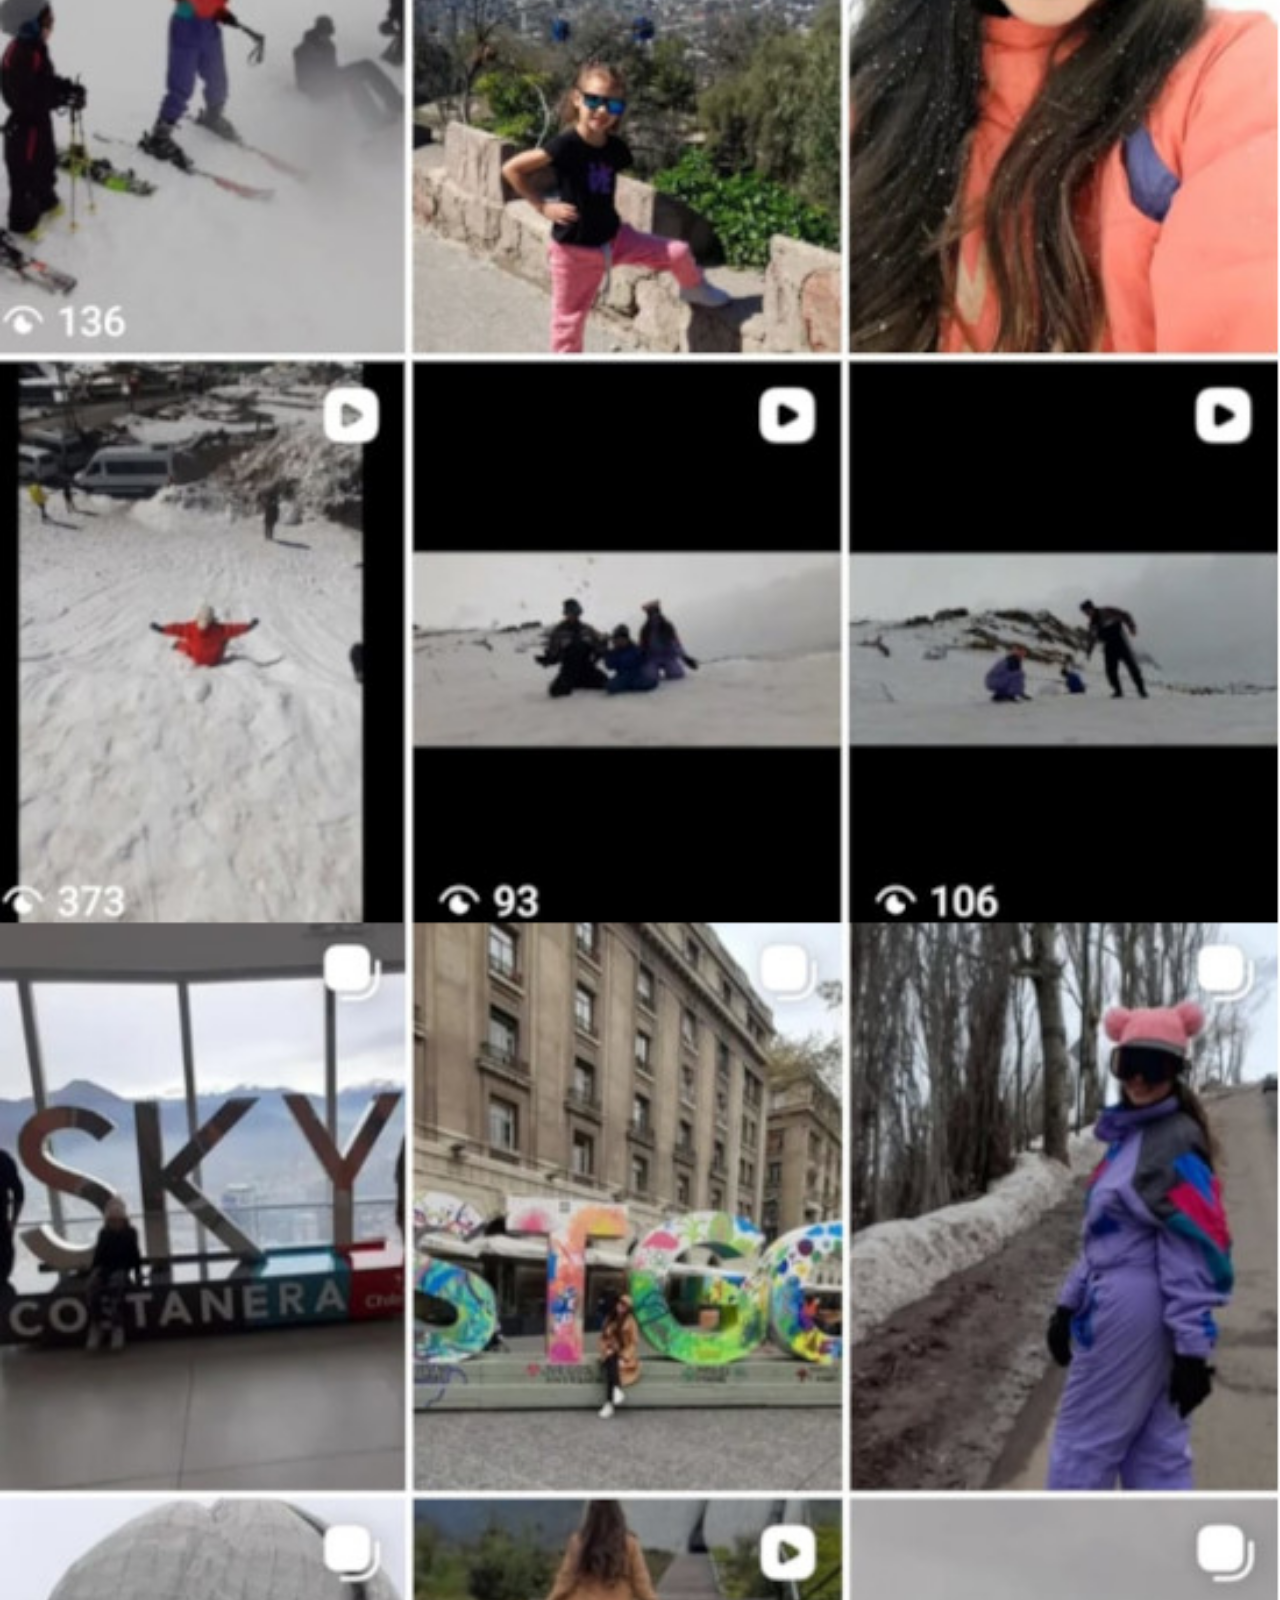
<file: instagram.html>
<!DOCTYPE html>
<html lang="pt-br">
<head>
    <meta charset="UTF-8">
    <meta name="viewport" content="width=device-width, initial-scale=1.0">
    <title>Instagram</title>
    <link rel="stylesheet" href="estilos/social.css">
</head>
<body>
    <img src="imagens/tela-instagram-lais.jpg" alt="Instagram">
    <a href="https://www.instagram.com/accounts/login/?next=%2Flais_santos0512&source=omni_redirect" target="_blank">ACESSE</a>
    
</body>
</html>
</file>
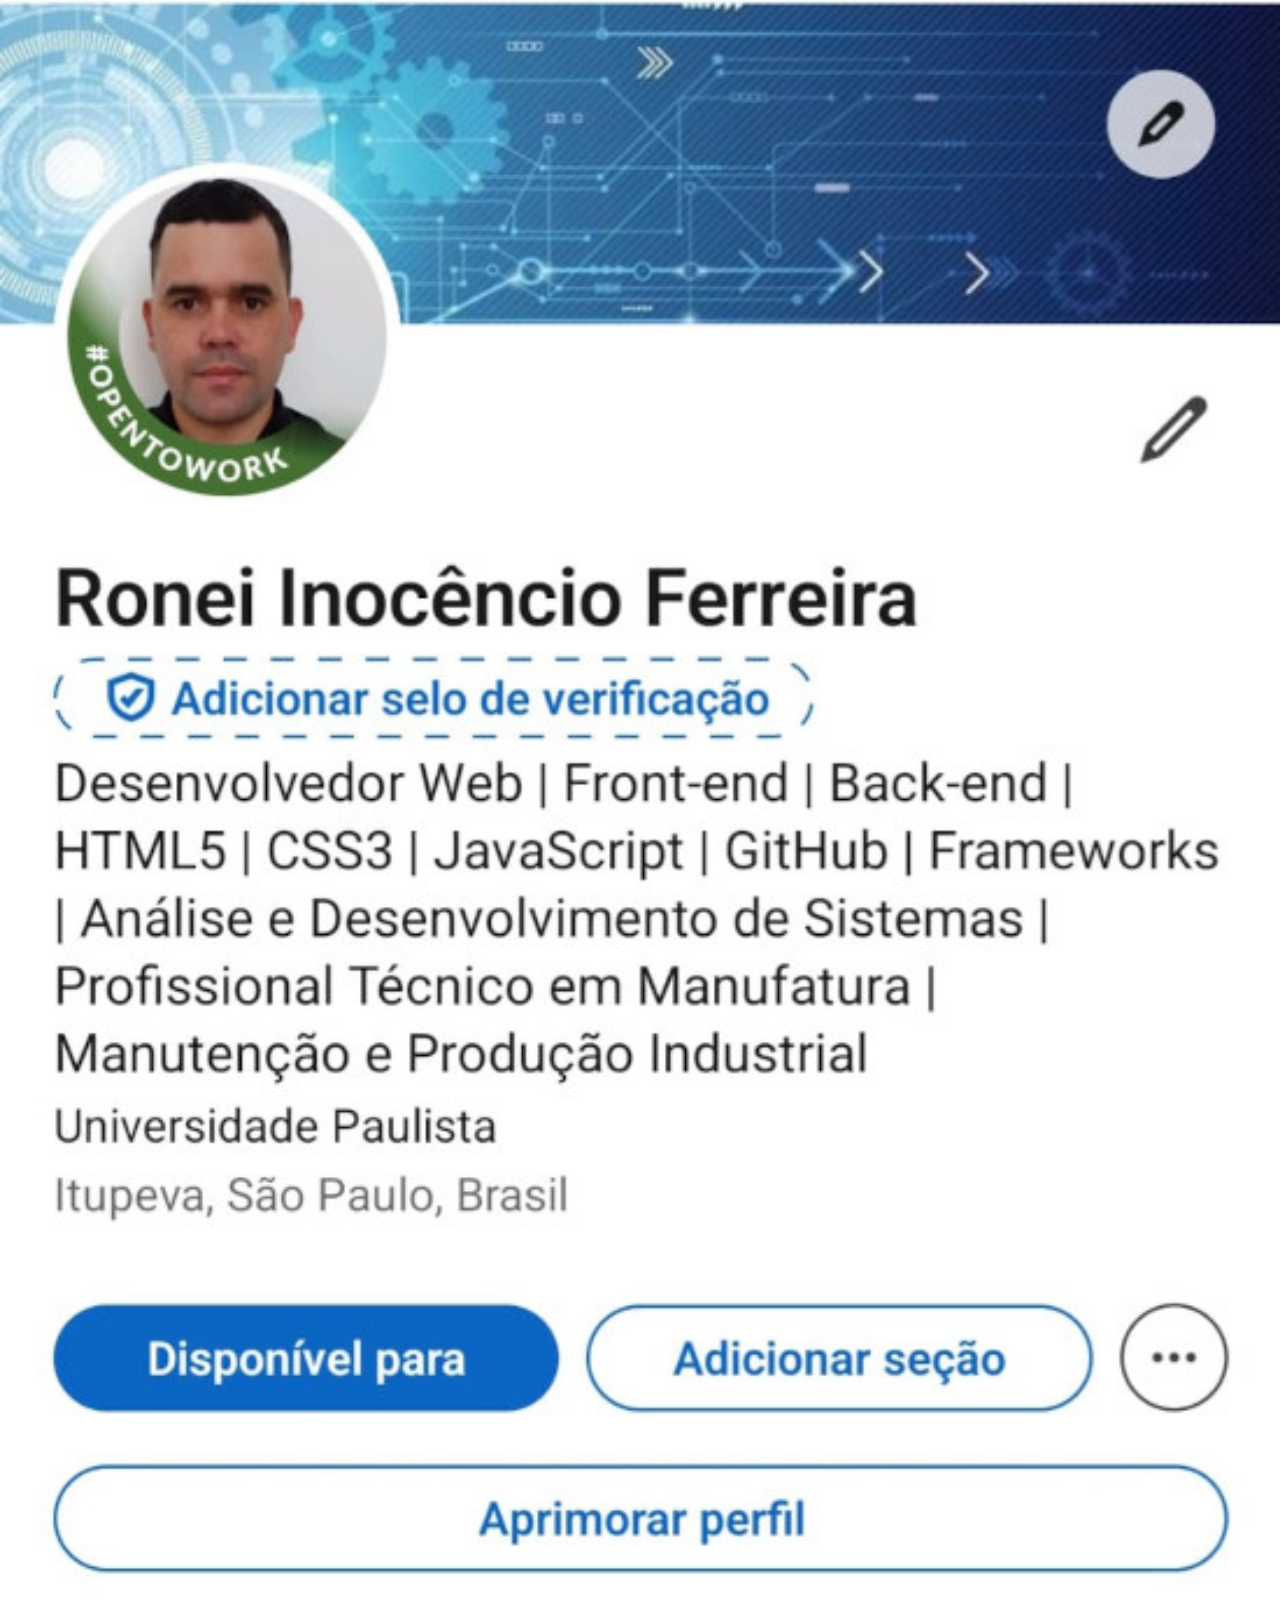
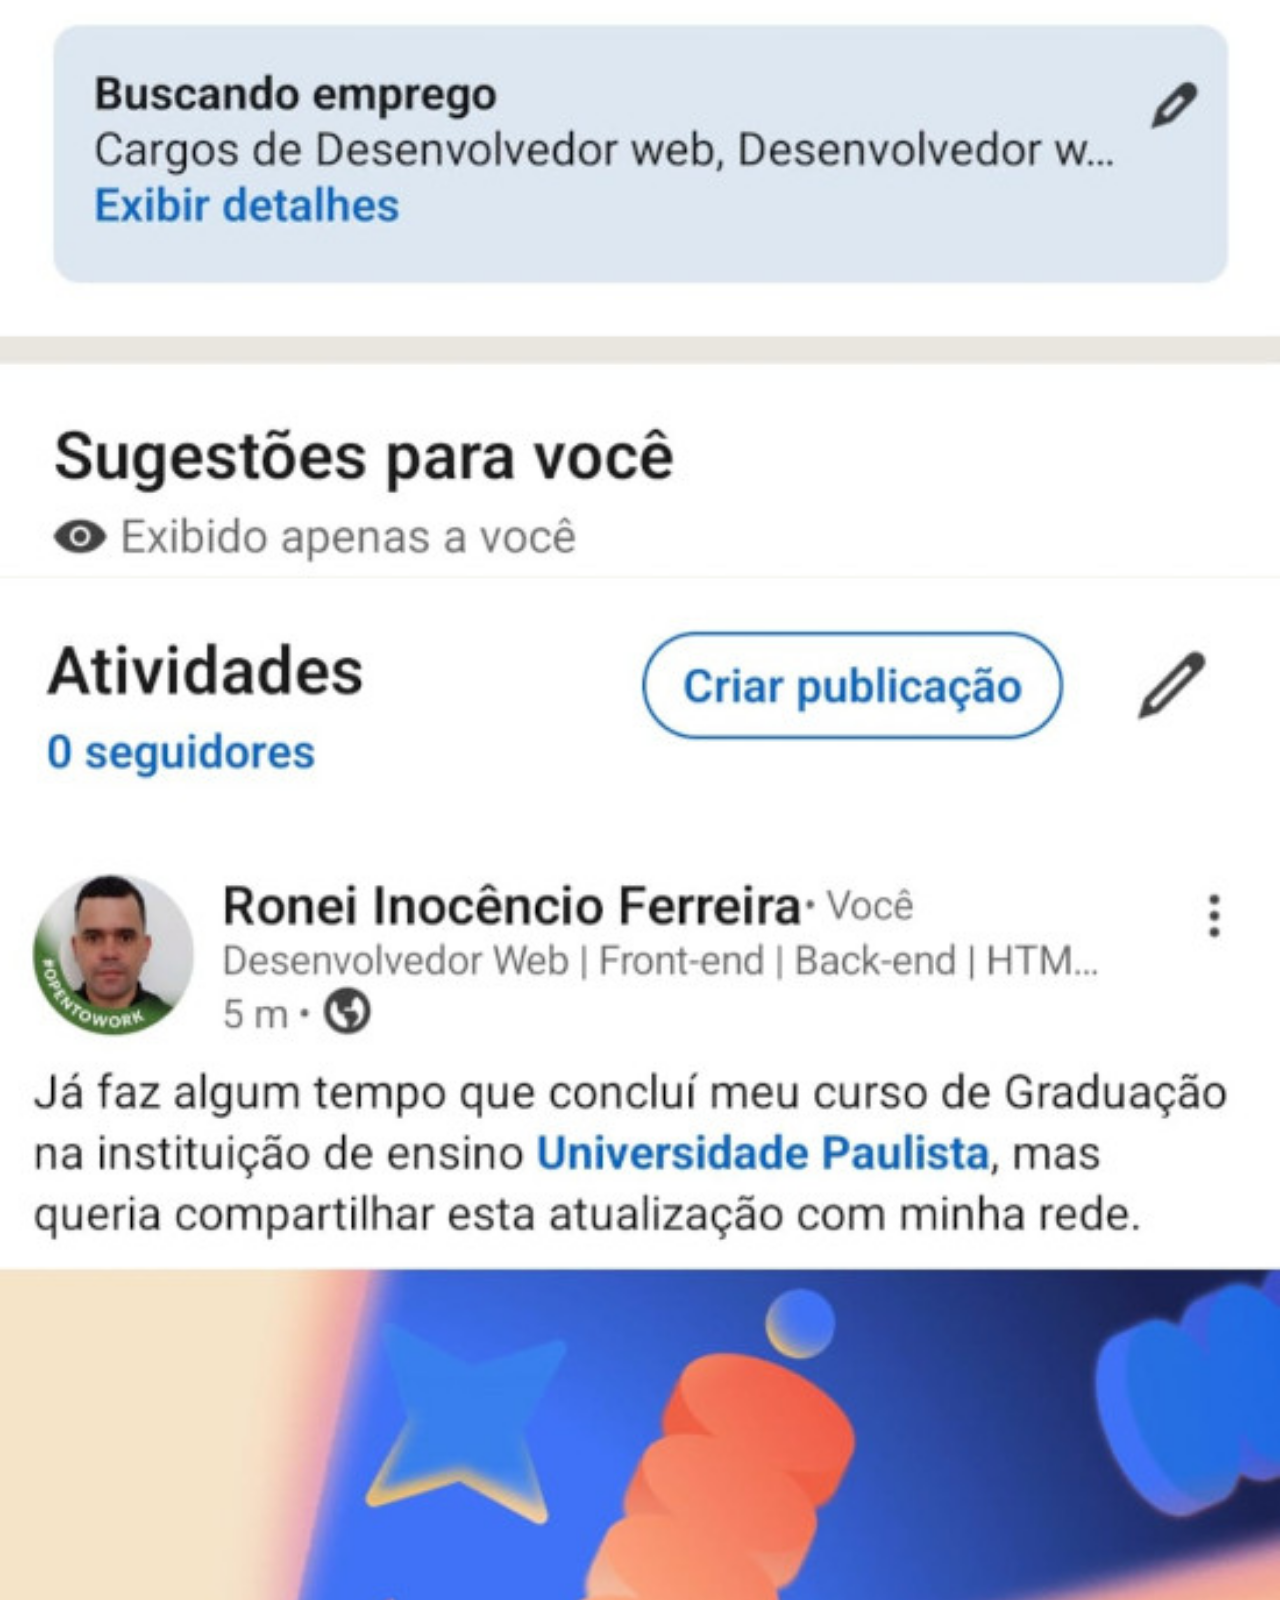
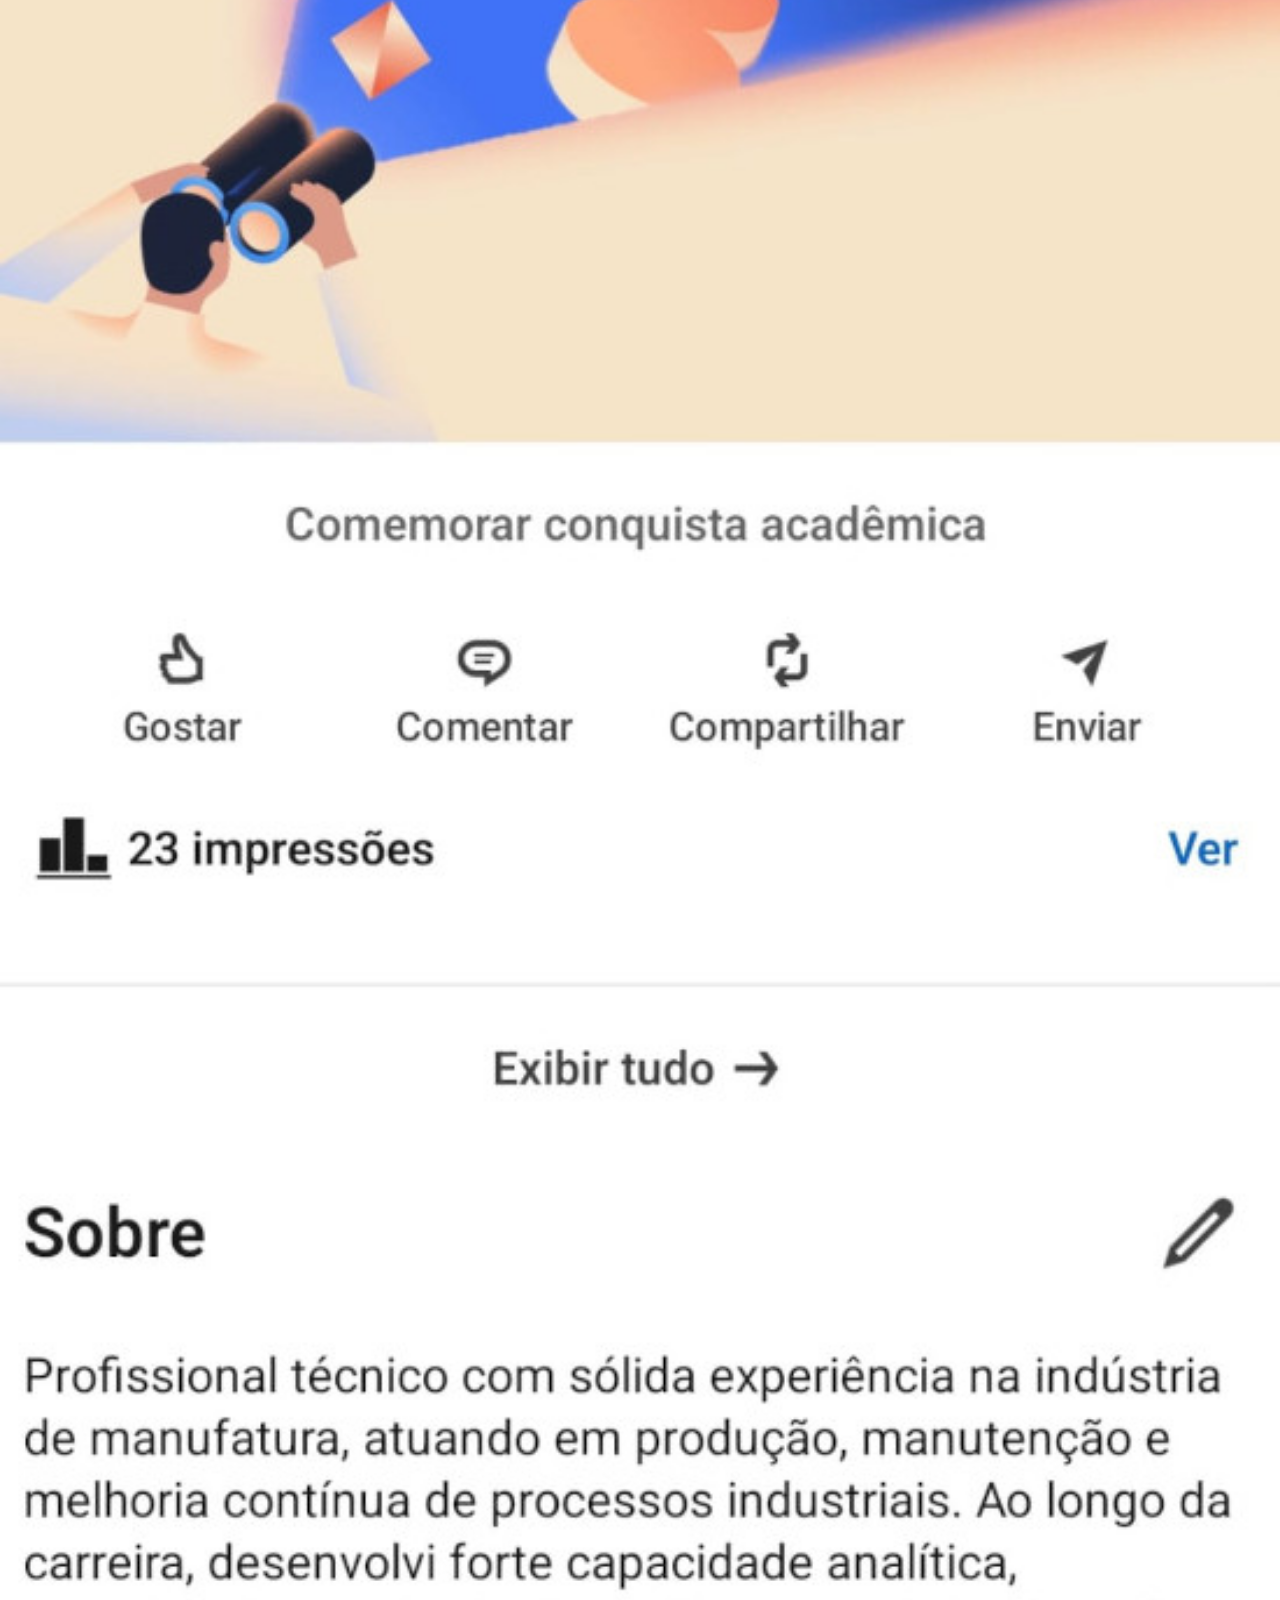
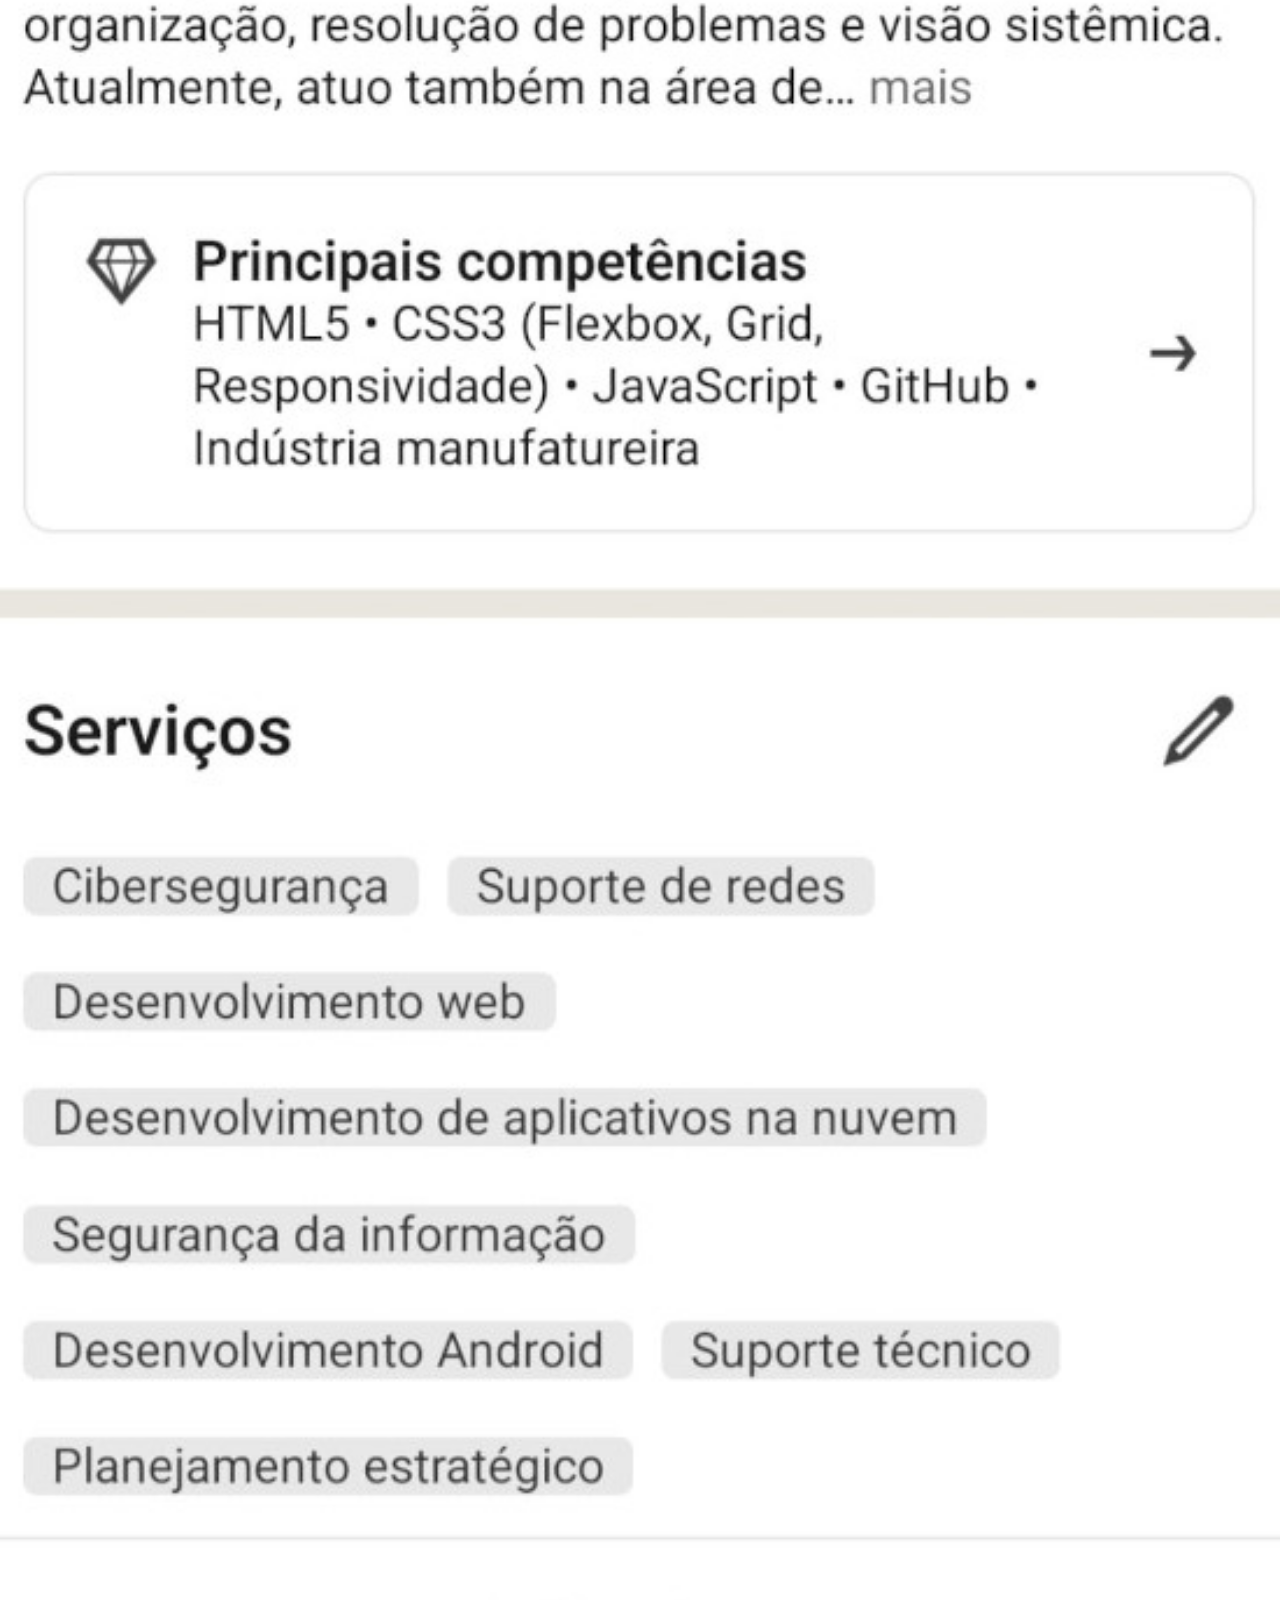
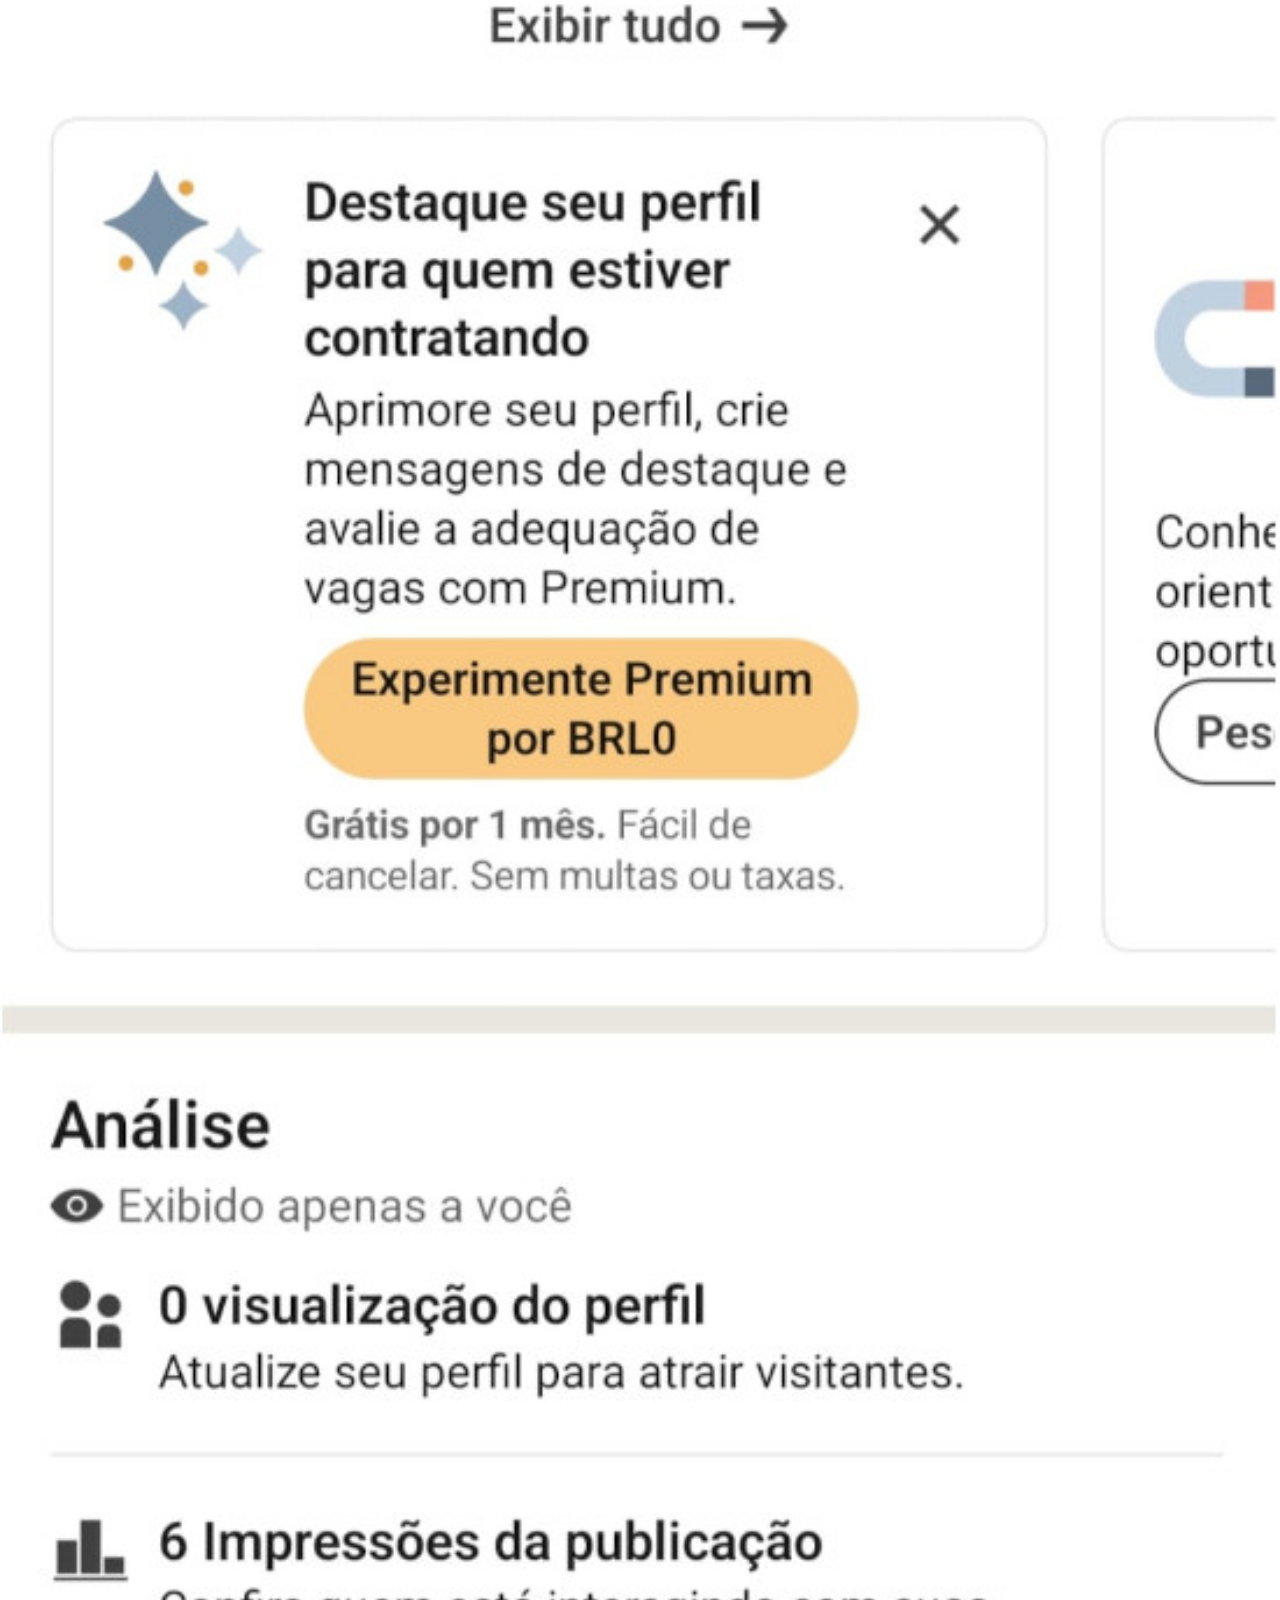
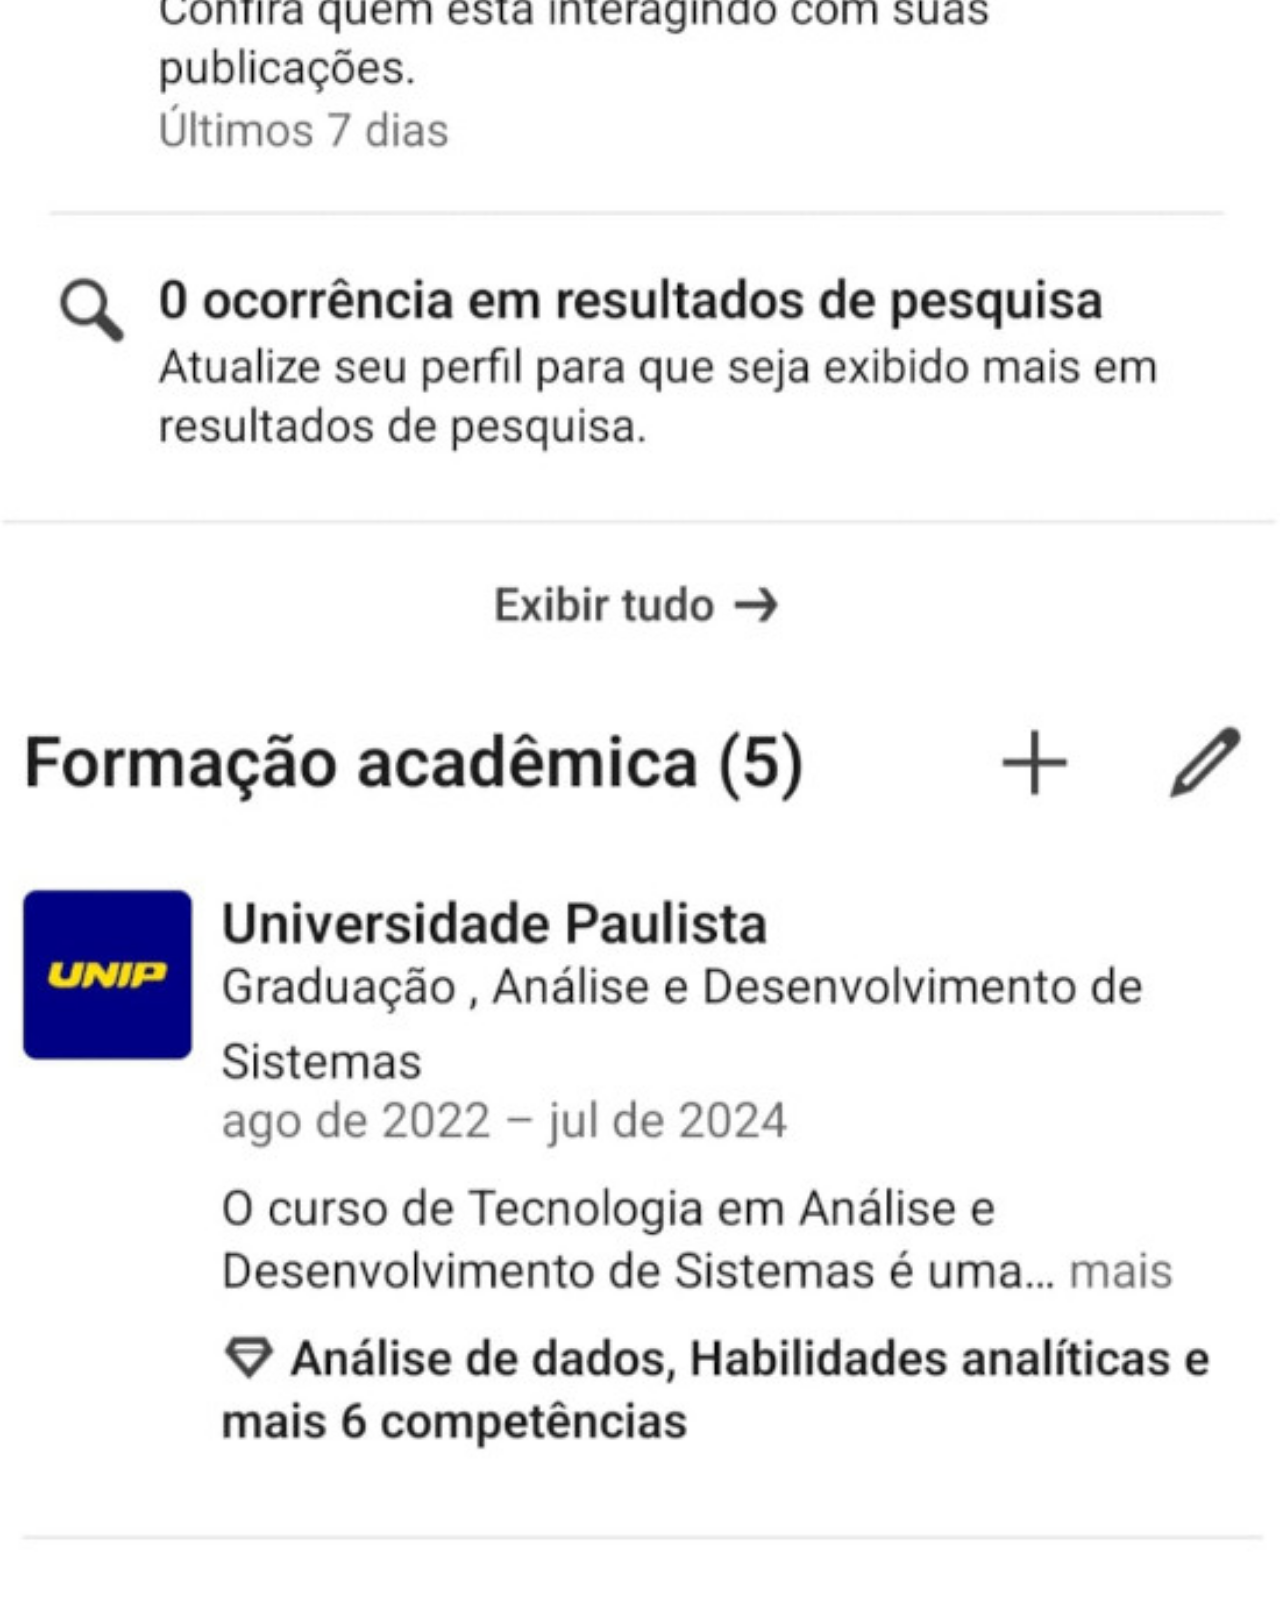
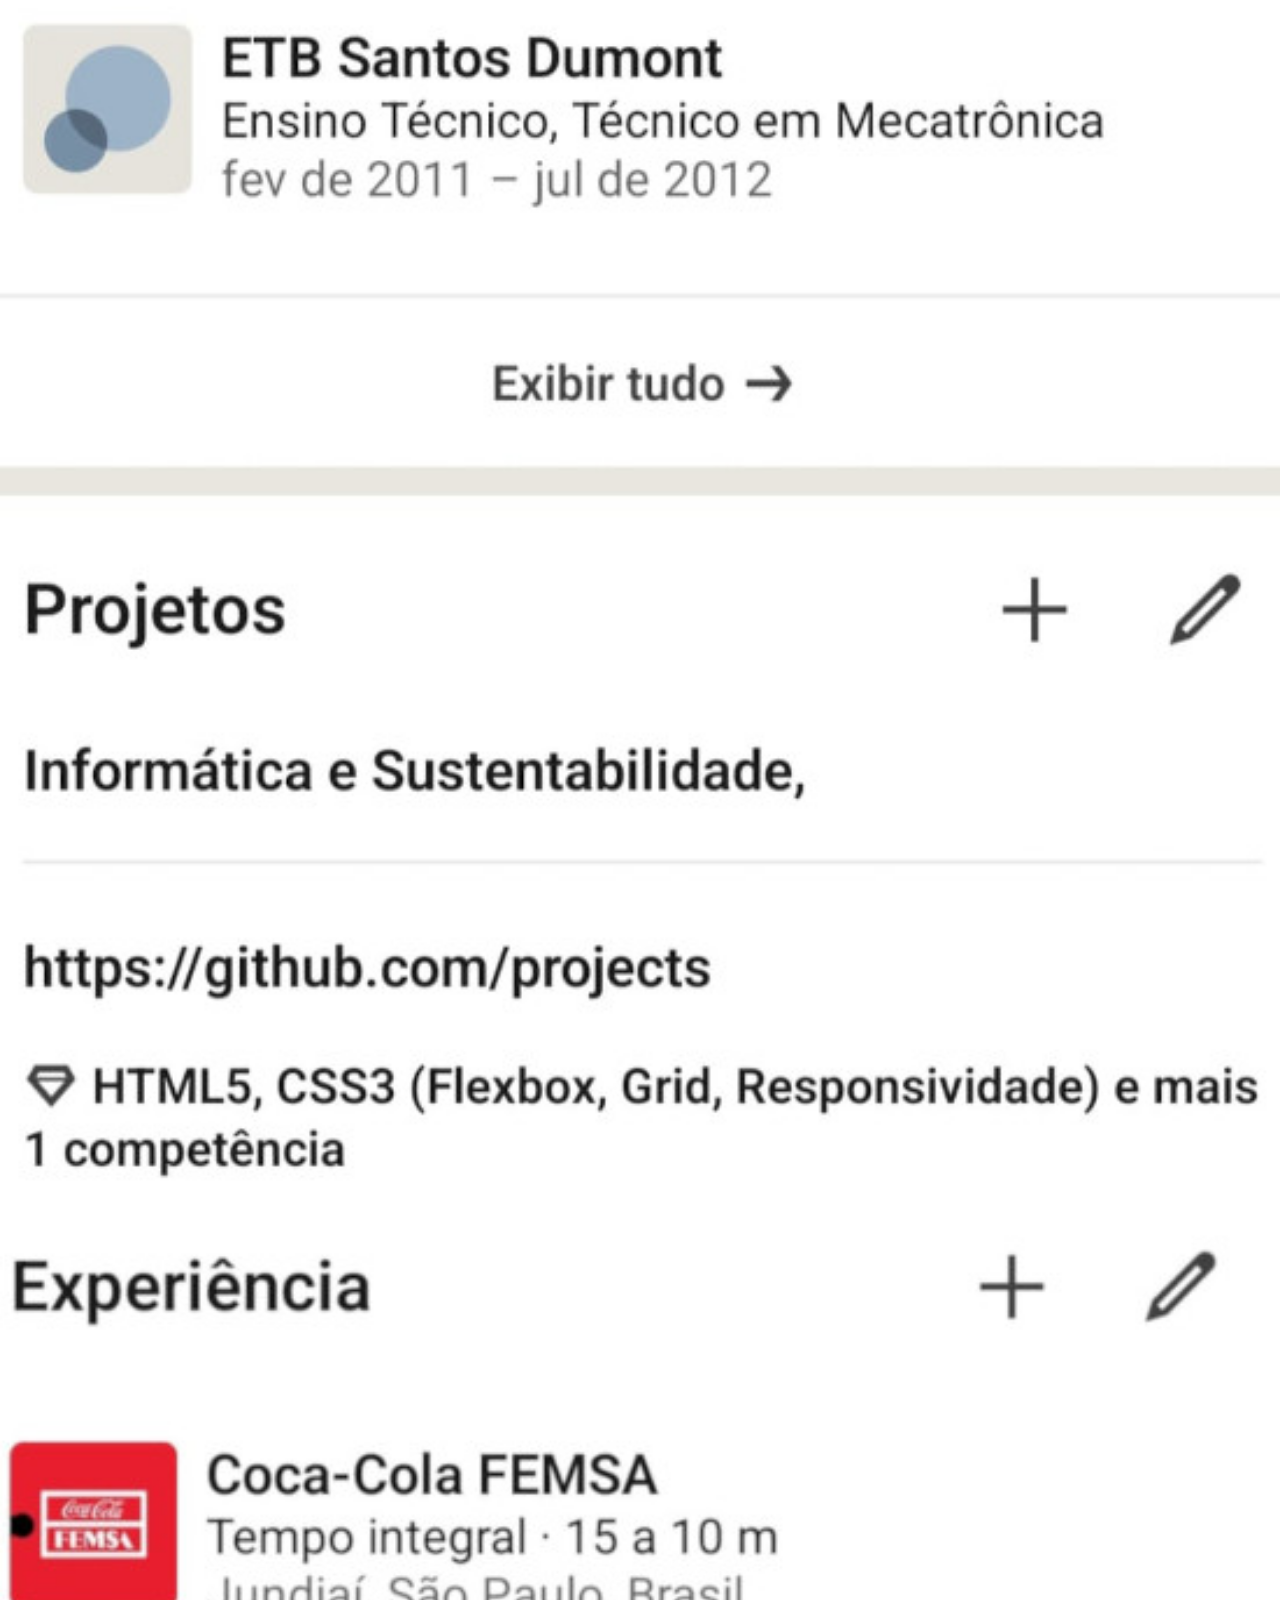
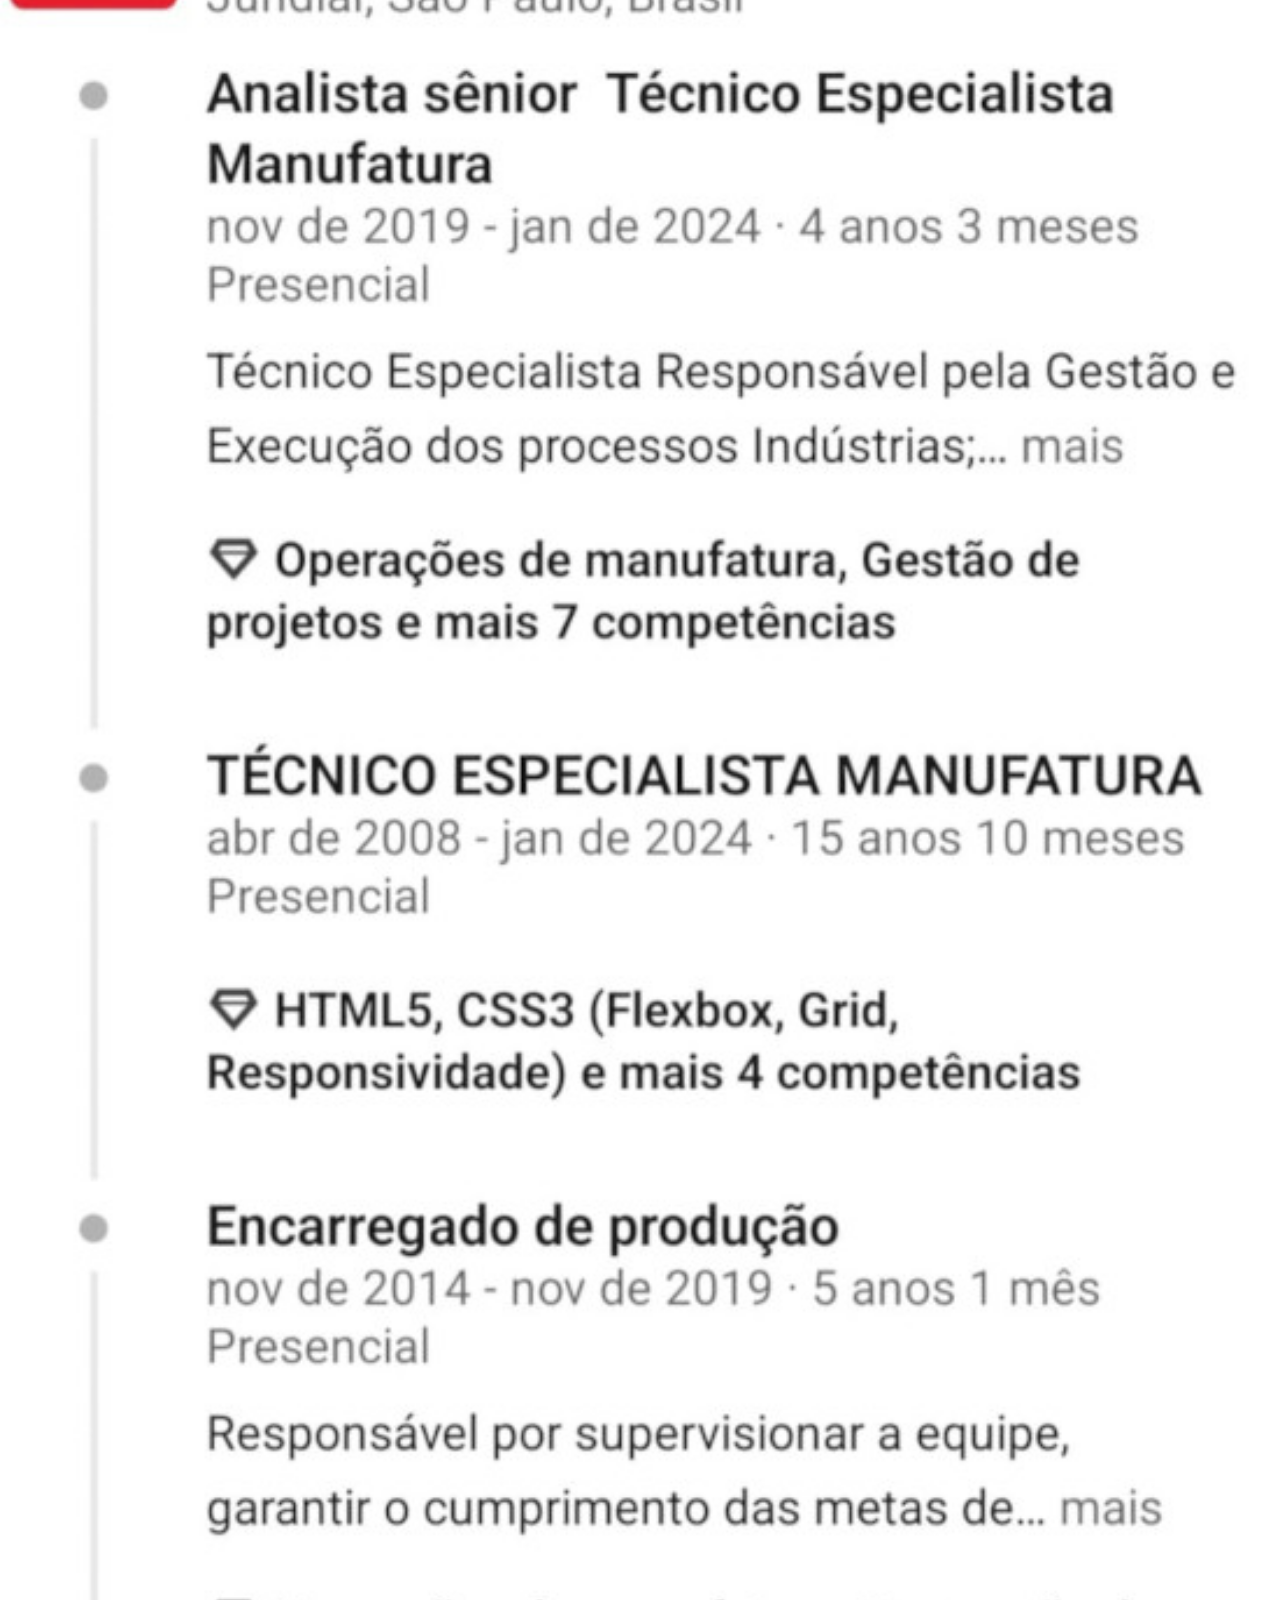
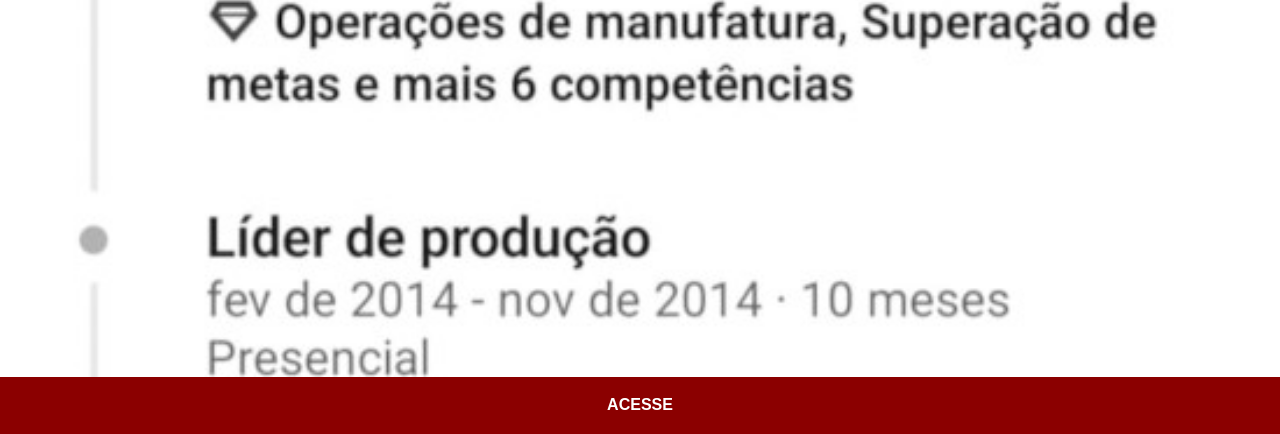
<file: linkedin.html>
<!DOCTYPE html>
<html lang="pt´br">
<head>
    <meta charset="UTF-8">
    <meta name="viewport" content="width=device-width, initial-scale=1.0">
    <title>Linkedin</title>
    <link rel="stylesheet" href="estilos/social.css">
</head>
<body>
    <img src="imagens/tela-linkedin-ronei.jpg" alt="Linkedin">
    <a href="https://www.linkedin.com/in/ronei-ferreira/" target="_blank">ACESSE</a>
    
</body>
</html>
</file>
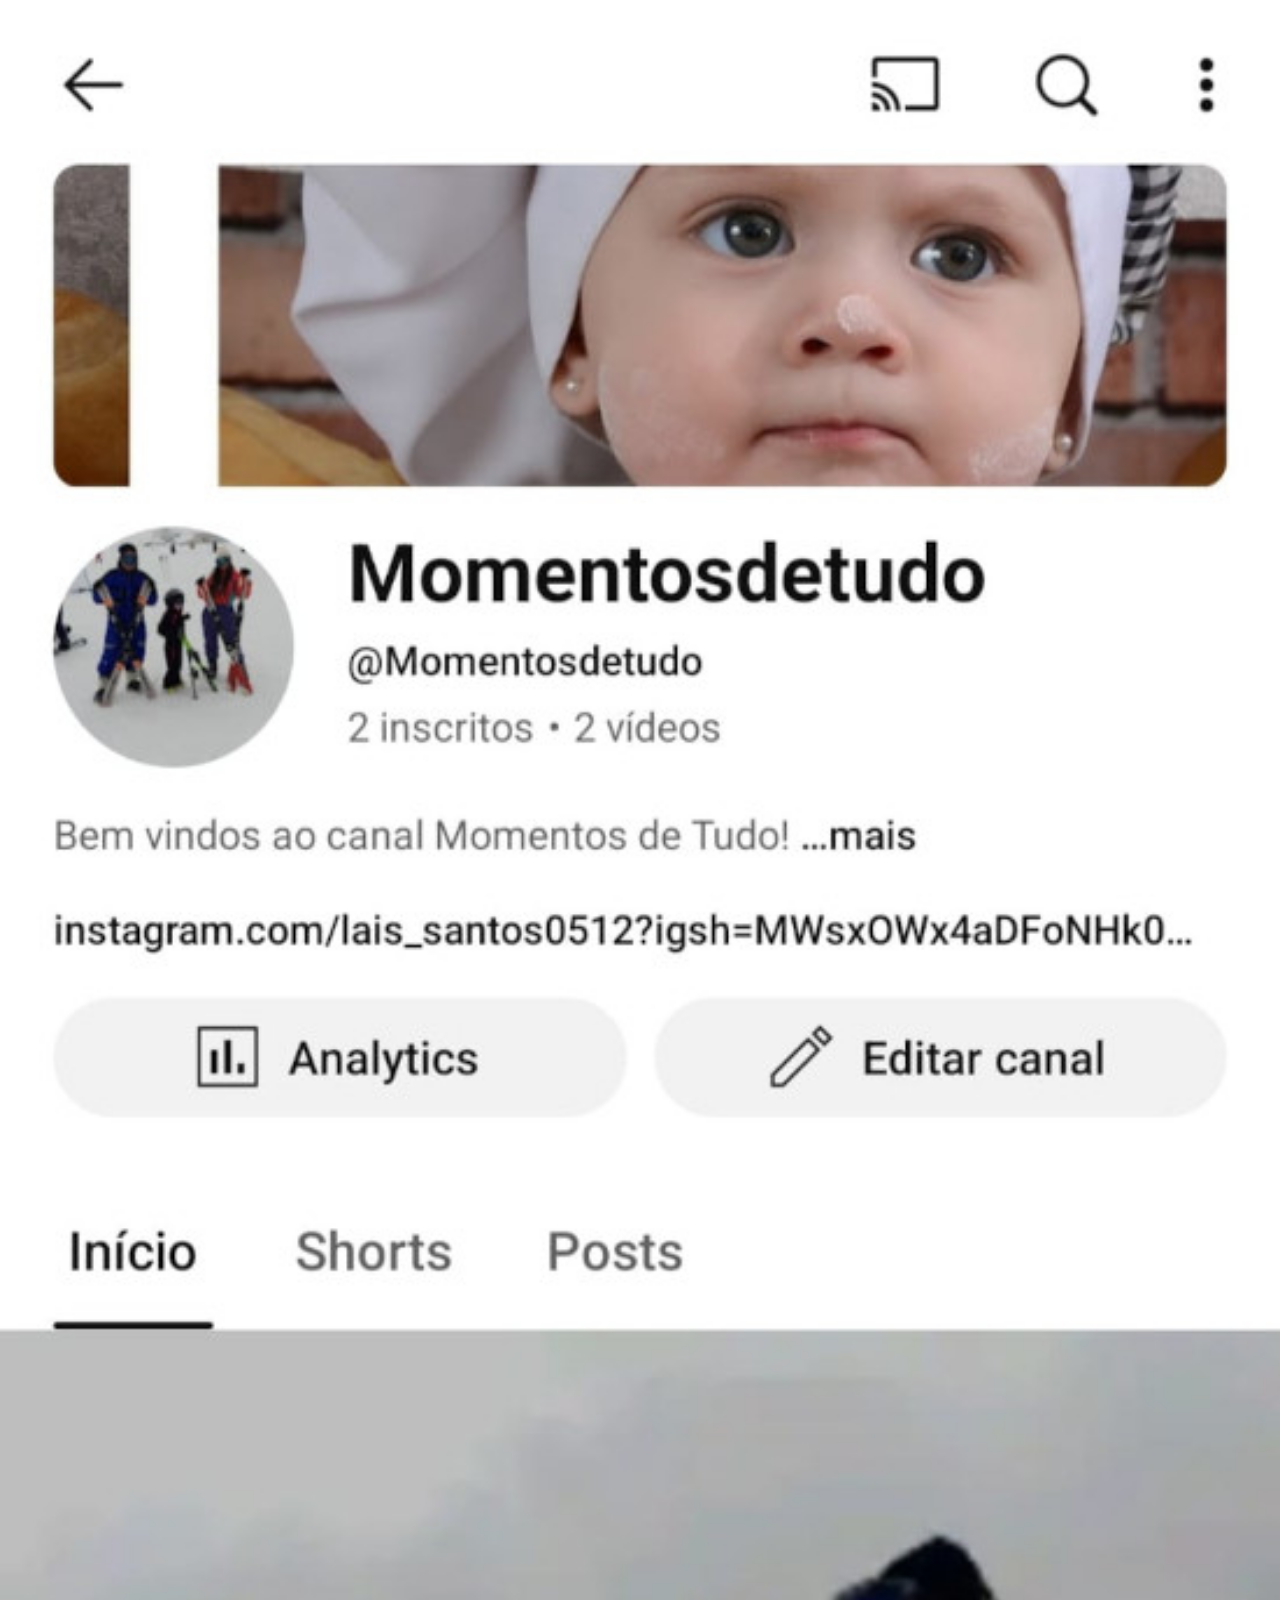
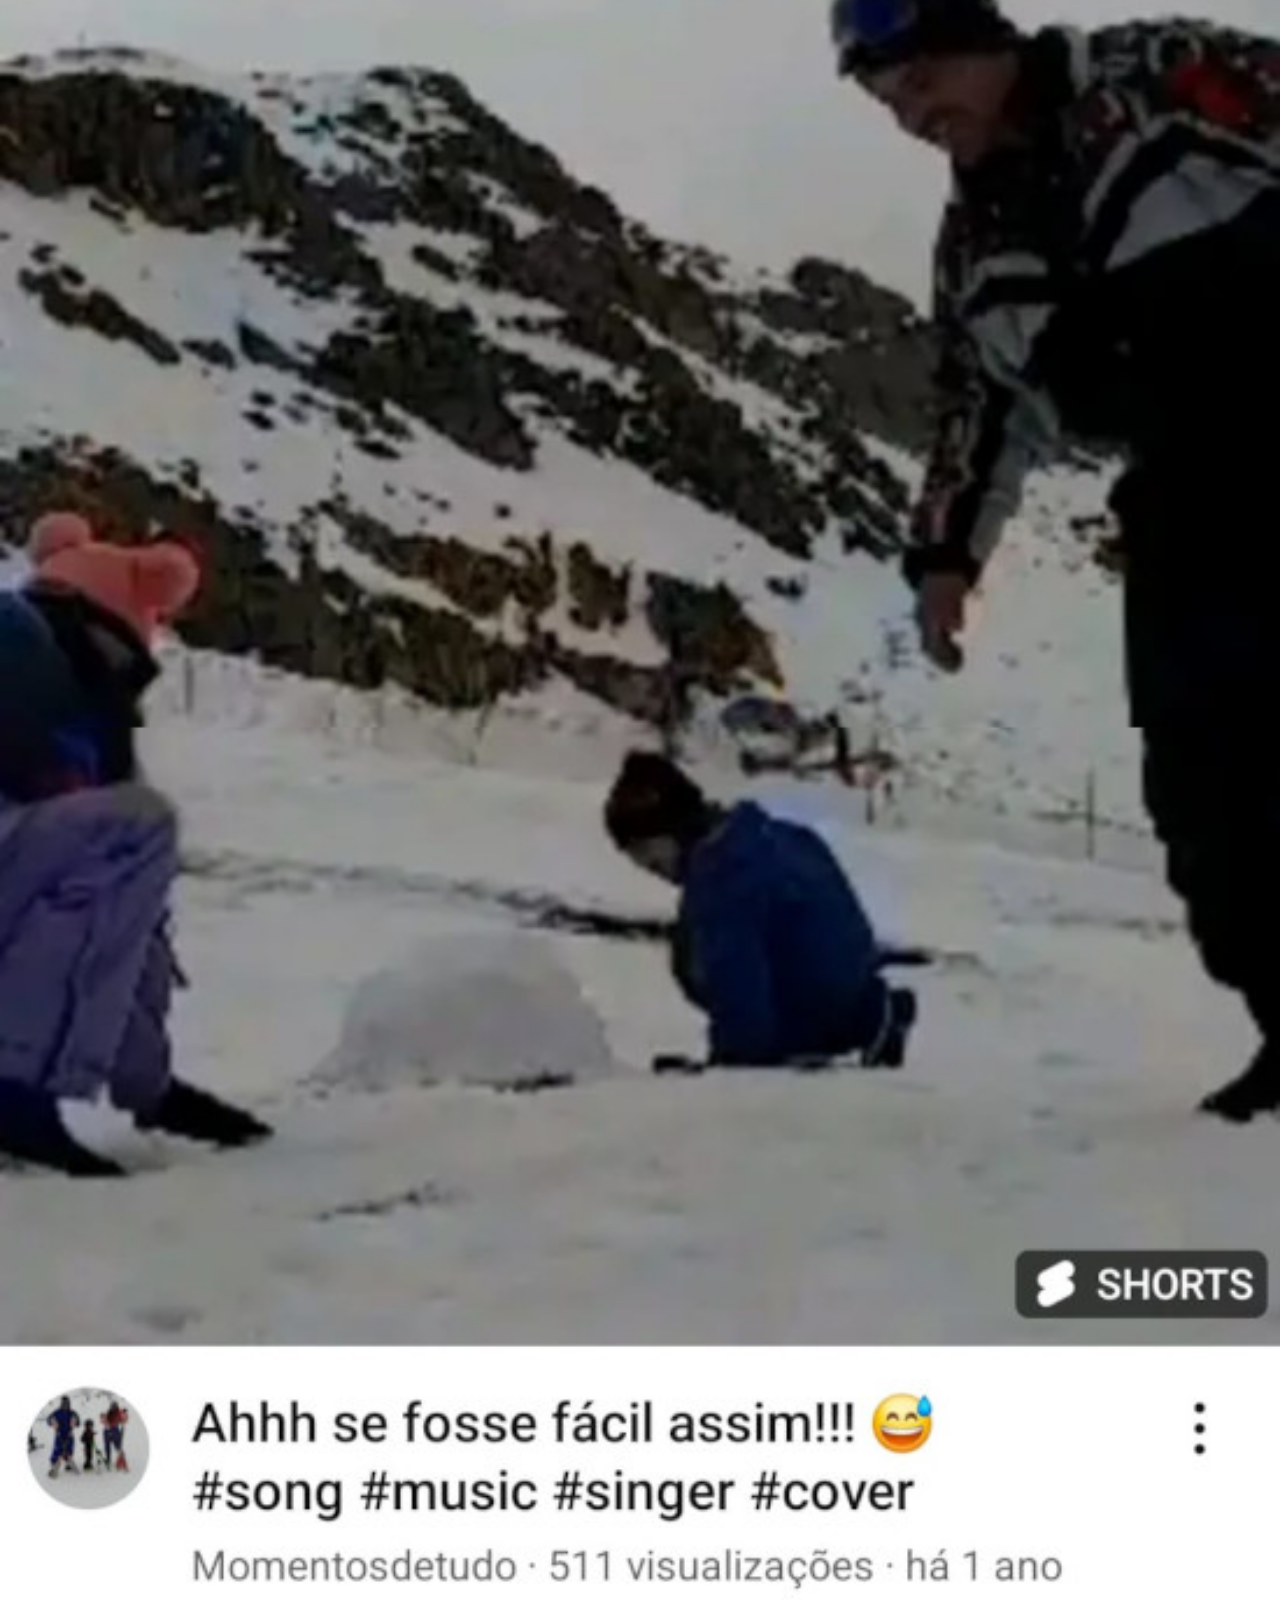
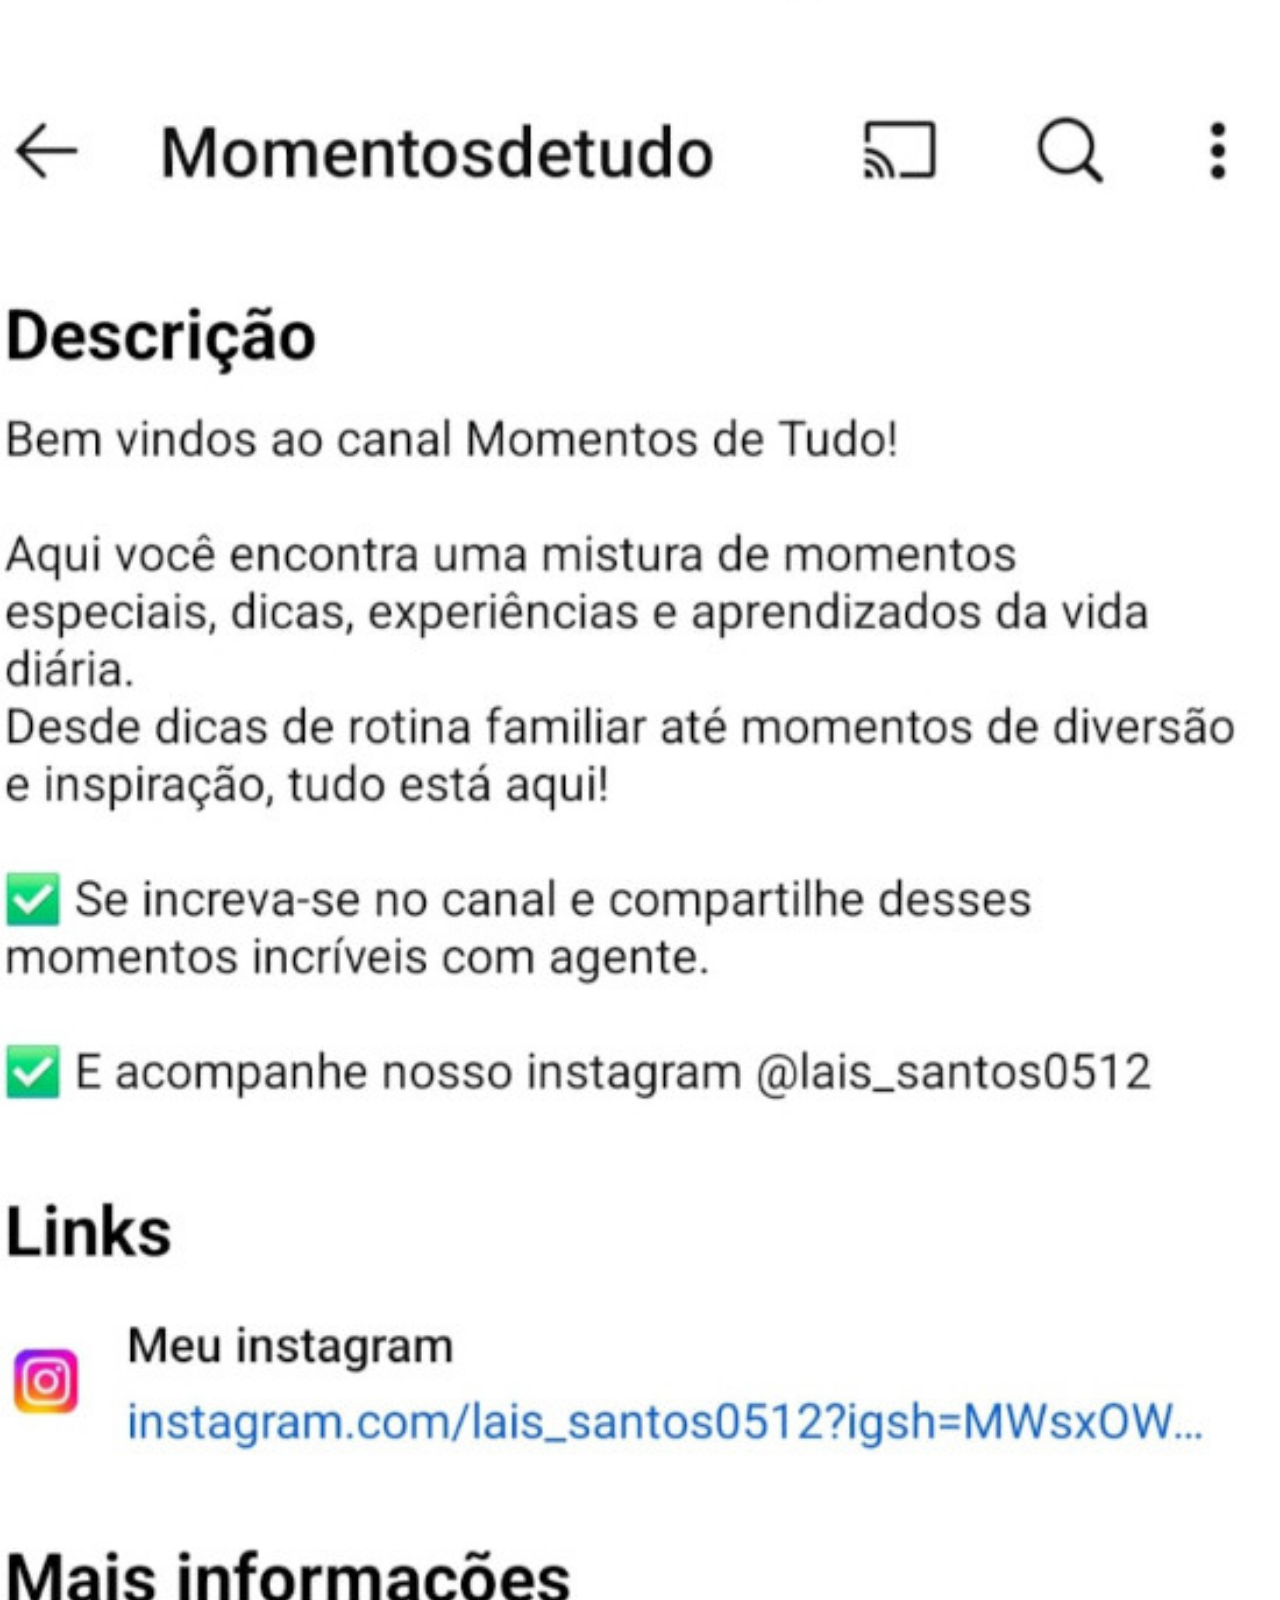
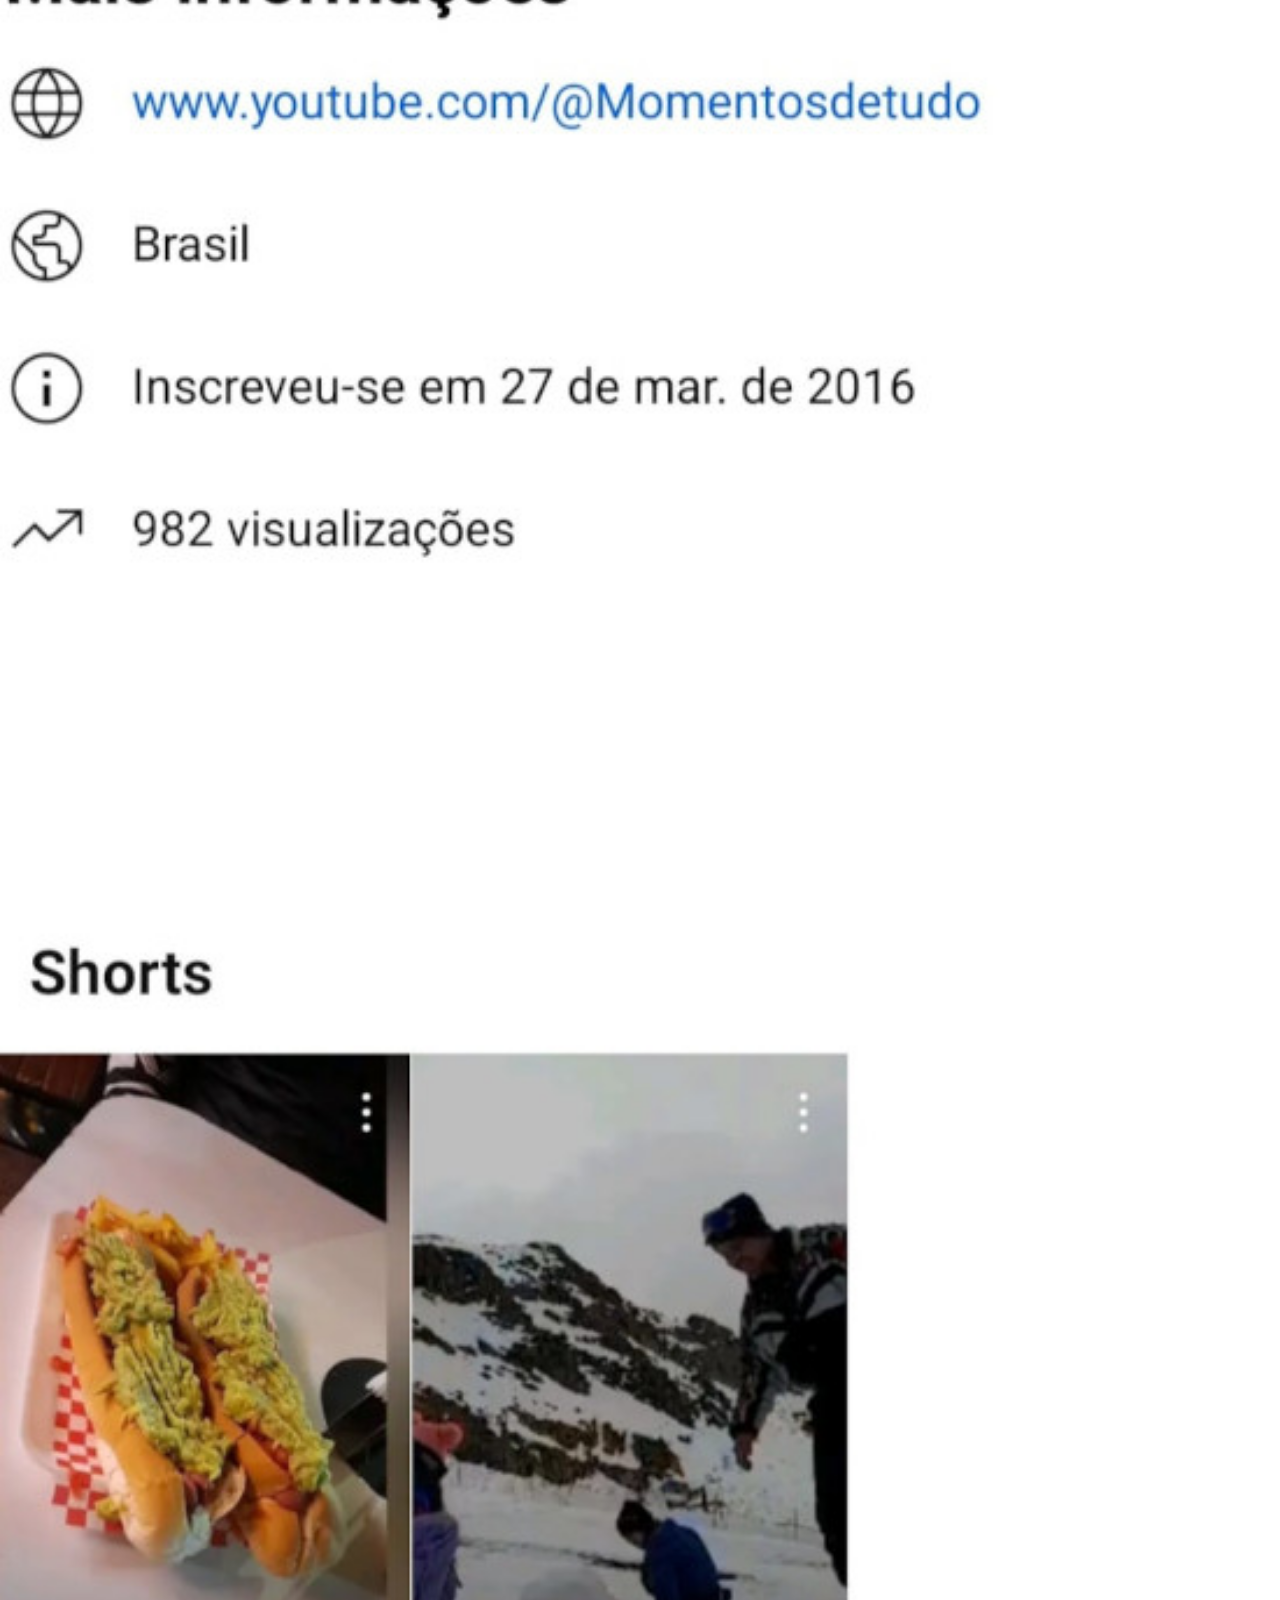
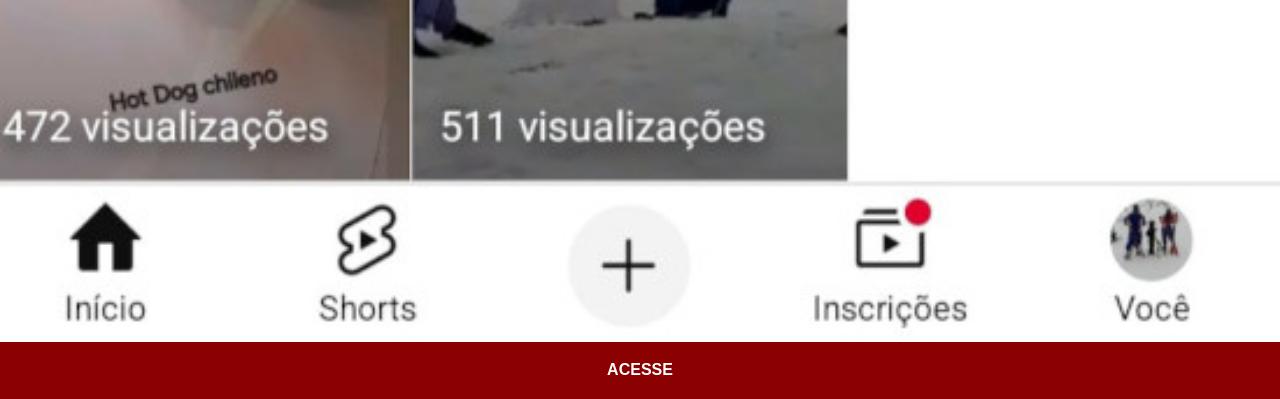
<file: youtube.html>
<!DOCTYPE html>
<html lang="pt-br">
<head>
    <meta charset="UTF-8">
    <meta name="viewport" content="width=device-width, initial-scale=1.0">
    <title>youtube</title>
  <link rel="stylesheet" href="estilos/social.css">
</head>
<body>
    <img src="imagens/tela-youtube-lais.jpg" alt="Youtube">
    <a href="https://www.youtube.com/@momentosdetudo" target="_blank"> ACESSE</a>
    
</body>
</html>
</file>
<file: estilos/style.css>
@charset "UTF-8";

* {
    margin: 0px;
    padding: 0px;
    font-family: Arial, Helvetica, sans-serif;
    box-sizing: border-box;
}

html, body {
    height: 100vh;
    width: 100vw;
    background-color: black;
}

body {
    background: url('../imagens/fundo-madeira.jpg') no-repeat top center;
    background-size: cover;
    background-attachment: fixed;
}

main {
    position: relative;
    height: 100vh;  
}

section#telefone {
    position: absolute;
    top: 50%;
    left: 48%;
    transform: translate(-50%, -50%);
    height: 627px;
    width: 311px;   
    background: url('../imagens/frame-iphone.png') no-repeat;
}


iframe#tela {
    position: relative;
    top: 80px;
    left: 22px;
    width: 267px;
    height: 470px;
    border: none;
    z-index: 1;    
}
    
section#redes-sociais {
    text-align:right;
   
}

section#redes-sociais img {
    width: 50px;
    margin: 10px;
    border-radius: 50%;
    box-shadow: 2px 2px 5px rgba(0, 0, 0, 0.408);
    box-sizing: border-box;
}

section#redes-sociais img:hover {
    border: 2px solid rgba(255, 255, 255, 0.637);
    transform: translate(-3px, -3px);
    box-shadow: 5px 5px 10px rgba(0, 0, 0, 0.645);
    transition: transform .3s, border 1s;
}
</file>
<file: estilos/social.css>
@charset "UTF-8";

  * {
            margin: 0px;
            padding: 0px;
            font-family: Arial, Helvetica, sans-serif;
        }

        ::-webkit-scrollbar {
            width: 0px;
            height: 0px;
        }


        img {
            width:100vw;         
        }

        a {
            display: block;
            background-color: darkred;
            color: white;
            padding: 20px;
            text-align: center;
            font-weight: bolder;
            text-decoration: none;
            margin-top: -5px;
        }

        a:hover {
            background-color: red;
        }
</file>
